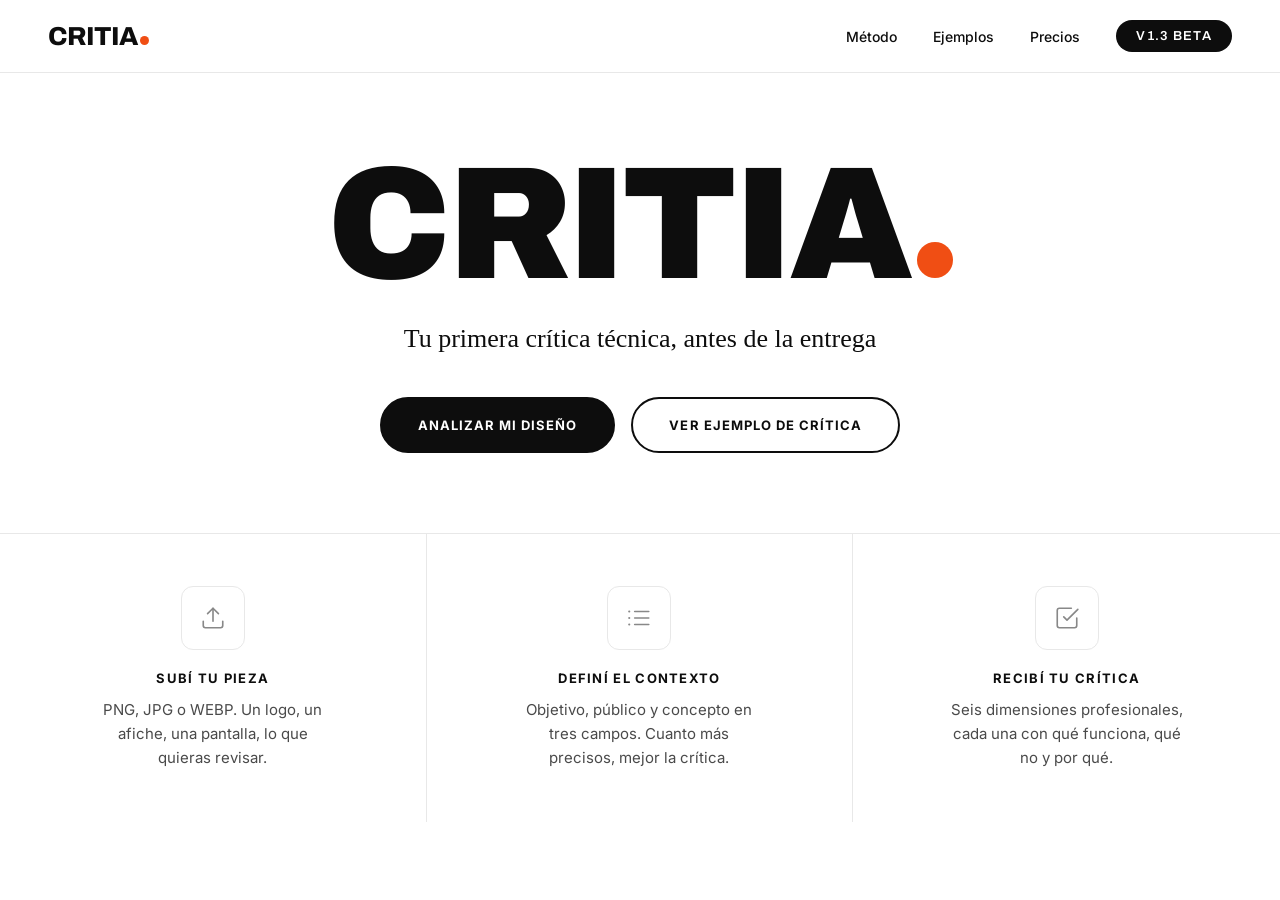
<file: index.html>
<!DOCTYPE html>
<html lang="es">
<head>
  <meta charset="UTF-8">
  <meta name="viewport" content="width=device-width, initial-scale=1.0">
  <title>CRITIA — Tu primera crítica técnica, antes de la entrega</title>
  <link rel="preconnect" href="https://fonts.googleapis.com">
  <link rel="preconnect" href="https://fonts.gstatic.com" crossorigin>
  <link href="https://fonts.googleapis.com/css2?family=Archivo:wght@600;800;900&family=Instrument+Serif:ital@0;1&family=Inter:wght@400;500;600&display=swap" rel="stylesheet">
  <style>
    *, *::before, *::after { box-sizing: border-box; margin: 0; padding: 0; }

    :root {
      --black: #0d0d0d;
      --white: #ffffff;
      --orange: #f04e14;
      --gray-mid: #888;
      --gray-text: #4a4a4a;
      --font-display: 'Archivo', 'Helvetica Neue', Arial, sans-serif;
      --gray-light: #e8e8e8;
      --gray-bg: #f5f5f5;
    }

    body {
      font-family: 'Inter', sans-serif;
      background: var(--white);
      color: var(--black);
      min-height: 100vh;
    }

    /* ---- NAV ---- */
    nav {
      display: flex;
      align-items: center;
      justify-content: space-between;
      padding: 20px 48px;
      border-bottom: 1px solid var(--gray-light);
    }

    /* Mismo logo que en el resto de las pantallas */
    .nav-logo {
      font-family: var(--font-display);
      font-weight: 800;
      font-size: 26px;
      letter-spacing: -1px;
      color: var(--black);
      text-decoration: none;
      display: inline-flex;
      align-items: baseline;
      gap: 3px;
    }

    .nav-logo::after {
      content: '';
      width: 9px;
      height: 9px;
      border-radius: 50%;
      background: var(--orange);
    }

    .nav-links {
      display: flex;
      align-items: center;
      gap: 36px;
      list-style: none;
    }

    .nav-links a {
      font-size: 14px;
      color: var(--black);
      text-decoration: none;
      font-weight: 500;
    }

    .nav-links a:hover { opacity: 0.6; }

    /* Versión del programa */
    .version {
      display: inline-block;
      background: var(--black);
      color: var(--white);
      padding: 9px 20px;
      border-radius: 30px;
      font-family: var(--font-display);
      font-size: 13px;
      font-weight: 600;
      letter-spacing: .1em;
      text-transform: uppercase;
      cursor: default;
    }

    /* ---- HERO ---- */
    .hero {
      display: flex;
      flex-direction: column;
      align-items: center;
      justify-content: center;
      text-align: center;
      padding: 80px 24px 60px;
    }

    .hero-logo {
      font-family: var(--font-display);
      font-size: clamp(80px, 14vw, 160px);
      font-weight: 900;
      letter-spacing: -4px;
      line-height: 0.9;
      color: var(--black);
      display: flex;
      align-items: baseline; /* el punto se apoya en la línea base de las letras */
    }

    .hero-logo .dot {
      width: clamp(18px, 3vw, 36px);
      height: clamp(18px, 3vw, 36px);
      background: var(--orange);
      border-radius: 50%;
      margin-left: clamp(4px, .6vw, 8px);
      flex-shrink: 0;
    }

    .hero-subtitle {
      font-size: clamp(18px, 2.5vw, 26px);
      font-weight: 400;
      color: var(--black);
      margin-top: 24px;
      max-width: 540px;
      line-height: 1.4;
      font-family: Georgia, serif;
    }

    .hero-btns {
      display: flex;
      gap: 16px;
      margin-top: 40px;
      flex-wrap: wrap;
      justify-content: center;
    }

    .btn-fill {
      background: var(--black);
      color: var(--white);
      border: 2px solid var(--black);
      padding: 18px 36px;
      border-radius: 50px;
      font-size: 13px;
      font-weight: 700;
      letter-spacing: 0.08em;
      text-transform: uppercase;
      text-decoration: none;
      cursor: pointer;
      font-family: inherit;
      transition: opacity 0.15s;
    }

    .btn-fill:hover { opacity: 0.8; }

    .btn-outline {
      background: transparent;
      color: var(--black);
      border: 2px solid var(--black);
      padding: 18px 36px;
      border-radius: 50px;
      font-size: 13px;
      font-weight: 700;
      letter-spacing: 0.08em;
      text-transform: uppercase;
      text-decoration: none;
      cursor: pointer;
      font-family: inherit;
      transition: background 0.15s, color 0.15s;
    }

    .btn-outline:hover {
      background: var(--black);
      color: var(--white);
    }

    /* ---- FEATURES ---- */
    .features {
      display: grid;
      grid-template-columns: repeat(3, 1fr);
      gap: 0;
      border-top: 1px solid var(--gray-light);
      margin: 20px 0 0;
    }

    .feature {
      display: flex;
      flex-direction: column;
      align-items: center;
      text-align: center;
      padding: 52px 40px;
      border-right: 1px solid var(--gray-light);
    }

    .feature:last-child { border-right: none; }

    .feature-icon {
      width: 64px;
      height: 64px;
      border: 1.5px solid var(--gray-light);
      border-radius: 12px;
      display: flex;
      align-items: center;
      justify-content: center;
      margin-bottom: 20px;
    }

    .feature-icon svg {
      width: 26px;
      height: 26px;
      stroke: var(--gray-mid);
      fill: none;
      stroke-width: 1.5;
      stroke-linecap: round;
      stroke-linejoin: round;
    }

    .feature-title {
      font-size: 13px;
      font-weight: 700;
      letter-spacing: 0.1em;
      text-transform: uppercase;
      margin-bottom: 12px;
    }

    .feature-desc {
      font-size: 15px;
      color: var(--gray-text);
      line-height: 1.6;
      max-width: 240px;
    }

    /* ---- RESPONSIVE ---- */
    @media (max-width: 700px) {
      nav { padding: 16px 20px; }
      .nav-links { gap: 16px; }
      .features { grid-template-columns: 1fr; }
      .feature { border-right: none; border-bottom: 1px solid var(--gray-light); padding: 36px 24px; }
      .feature:last-child { border-bottom: none; }
    }
  </style>
</head>
<body>

  <!-- Navegación -->
  <nav>
    <a href="index.html" class="nav-logo" aria-label="CRITIA, inicio">CRITIA</a>
    <ul class="nav-links">
      <li><a href="metodo.html">Método</a></li>
      <li><a href="ejemplos.html">Ejemplos</a></li>
      <li><a href="precios.html">Precios</a></li>
      <li><span class="version" title="Versión del programa">v1.3 beta</span></li>
    </ul>
  </nav>

  <!-- Hero -->
  <section class="hero">
    <div class="hero-logo">
      CRITIA<div class="dot"></div>
    </div>
    <p class="hero-subtitle">Tu primera crítica técnica, antes de la entrega</p>
    <div class="hero-btns">
      <a href="analizar.html" class="btn-fill">Analizar mi diseño</a>
      <a href="resultado.html?demo=muestra-fractura" class="btn-outline">Ver ejemplo de crítica</a>
    </div>
  </section>

  <!-- Features -->
  <section class="features" id="metodo">
    <div class="feature">
      <div class="feature-icon">
        <svg viewBox="0 0 24 24">
          <path d="M21 15v4a2 2 0 0 1-2 2H5a2 2 0 0 1-2-2v-4"/>
          <polyline points="17 8 12 3 7 8"/>
          <line x1="12" y1="3" x2="12" y2="15"/>
        </svg>
      </div>
      <div class="feature-title">Subí tu pieza</div>
      <p class="feature-desc">PNG, JPG o WEBP. Un logo, un afiche, una pantalla, lo que quieras revisar.</p>
    </div>

    <div class="feature">
      <div class="feature-icon">
        <svg viewBox="0 0 24 24">
          <line x1="8" y1="6" x2="21" y2="6"/>
          <line x1="8" y1="12" x2="21" y2="12"/>
          <line x1="8" y1="18" x2="21" y2="18"/>
          <circle cx="3" cy="6" r="1" fill="#888" stroke="none"/>
          <circle cx="3" cy="12" r="1" fill="#888" stroke="none"/>
          <circle cx="3" cy="18" r="1" fill="#888" stroke="none"/>
        </svg>
      </div>
      <div class="feature-title">Definí el contexto</div>
      <p class="feature-desc">Objetivo, público y concepto en tres campos. Cuanto más precisos, mejor la crítica.</p>
    </div>

    <div class="feature">
      <div class="feature-icon">
        <svg viewBox="0 0 24 24">
          <polyline points="9 11 12 14 22 4"/>
          <path d="M21 12v7a2 2 0 0 1-2 2H5a2 2 0 0 1-2-2V5a2 2 0 0 1 2-2h11"/>
        </svg>
      </div>
      <div class="feature-title">Recibí tu crítica</div>
      <p class="feature-desc">Seis dimensiones profesionales, cada una con qué funciona, qué no y por qué.</p>
    </div>
  </section>

</body>
</html>
</file>
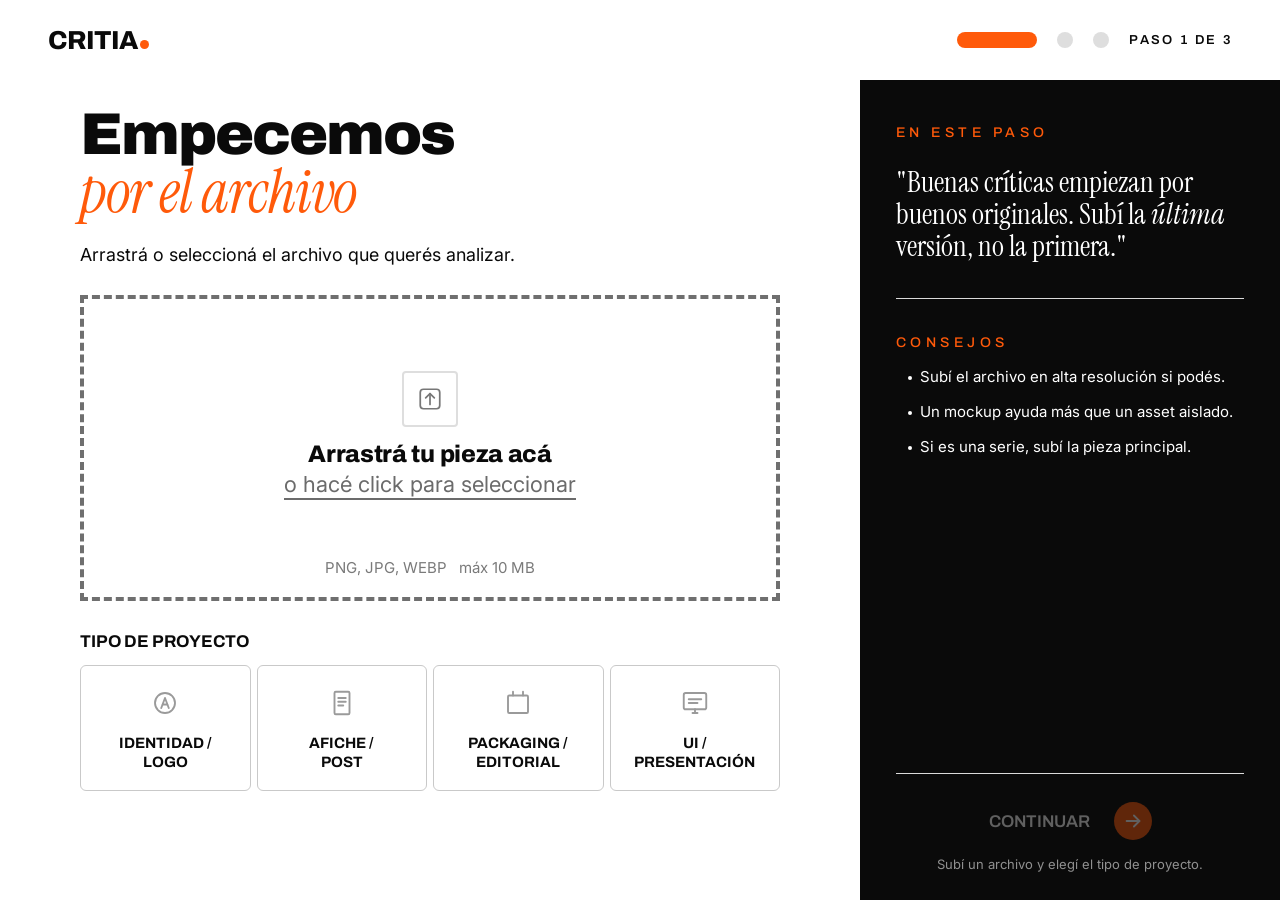
<file: analizar.html>
<!DOCTYPE html>
<html lang="es">
<head>
  <meta charset="UTF-8">
  <meta name="viewport" content="width=device-width, initial-scale=1.0">
  <title>CRITIA — Analizar diseño</title>
  <link rel="preconnect" href="https://fonts.googleapis.com">
  <link rel="preconnect" href="https://fonts.gstatic.com" crossorigin>
  <link href="https://fonts.googleapis.com/css2?family=Archivo:wght@500;600;700;800;900&family=Instrument+Serif:ital@0;1&family=Inter:wght@400;500;600&display=swap" rel="stylesheet">
  <style>
    *, *::before, *::after { box-sizing: border-box; margin: 0; padding: 0; }

    :root {
      --black: #0a0a0a;
      --white: #ffffff;
      --orange: #ff5a0a;
      --gray-500: #7a7a7a;
      --gray-300: #c9c9c9;
      --gray-200: #dedede;
      --font-display: 'Archivo', 'Helvetica Neue', Arial, sans-serif;
      --font-serif: 'Instrument Serif', Georgia, serif;
      --font-body: 'Inter', 'Helvetica Neue', Arial, sans-serif;
      --gutter: 80px;
    }

    html, body { height: 100%; }
    [hidden] { display: none !important; }

    body {
      font-family: var(--font-body);
      background: var(--white);
      color: var(--black);
      -webkit-font-smoothing: antialiased;
    }

    /* ================= LAYOUT ================= */
    .shell {
      display: grid;
      grid-template-columns: minmax(0, 1fr) minmax(320px, 420px);
      grid-template-rows: 80px 1fr;
      min-height: 100vh;
    }

    /* ---- Header ---- */
    .topbar {
      grid-column: 1 / -1;
      display: flex;
      align-items: center;
      justify-content: space-between;
      padding: 0 48px;
    }

    .logo {
      font-family: var(--font-display);
      font-weight: 800;
      font-size: 26px;
      letter-spacing: -1px;
      color: var(--black);
      text-decoration: none;
      display: inline-flex;
      align-items: baseline;
      gap: 3px;
    }

    .logo::after {
      content: '';
      width: 9px;
      height: 9px;
      border-radius: 50%;
      background: var(--orange);
    }

    .progress, .progress-dots {
      display: flex;
      align-items: center;
      gap: 20px;
    }

    .progress-dot {
      width: 16px;
      height: 16px;
      border-radius: 8px;
      background: var(--gray-200);
      transition: width .3s ease, background .3s ease;
    }

    .progress-dot.active { width: 80px; background: var(--orange); }
    .progress-dot.done { background: var(--black); }

    .progress-label {
      font-family: var(--font-display);
      font-weight: 600;
      font-size: 13px;
      letter-spacing: .18em;
      text-transform: uppercase;
    }

    /* ---- Columna izquierda ---- */
    .main { padding: clamp(16px, 3vh, 36px) var(--gutter) 48px; }
    .main > * { max-width: 1100px; }

    .title {
      font-family: var(--font-display);
      font-weight: 900;
      font-size: clamp(44px, min(4.6vw, 8vh), 72px);
      line-height: .95;
      letter-spacing: -2px;
    }

    .title em {
      display: block;
      font-family: var(--font-serif);
      font-style: italic;
      font-weight: 400;
      color: var(--orange);
      letter-spacing: -1px;
      margin-top: 2px;
    }

    .lead {
      font-size: clamp(16px, 1.4vw, 20px);
      line-height: 1.4;
      margin-top: clamp(12px, 2.4vh, 24px);
      max-width: 780px;
    }

    /* ---- Upload ---- */
    .upload-zone {
      position: relative;
      margin-top: clamp(16px, 3vh, 28px);
      min-height: clamp(220px, 34vh, 340px);
      border: 4px dashed #6f6f6f;
      display: flex;
      flex-direction: column;
      align-items: center;
      justify-content: center;
      text-align: center;
      cursor: pointer;
      transition: background .2s ease;
      padding: 28px 24px 56px;
    }

    .upload-zone:hover { background: #fafafa; }
    .upload-zone.drag-over { background: #fff4ee; }
    .upload-zone:focus-visible { outline: 3px solid var(--orange); outline-offset: 4px; }
    .upload-zone input[type="file"] { display: none; }

    .upload-icon {
      width: 56px;
      height: 56px;
      border: 2px solid var(--gray-200);
      border-radius: 4px;
      display: flex;
      align-items: center;
      justify-content: center;
      margin-bottom: 14px;
    }

    .upload-icon svg {
      width: 26px;
      height: 26px;
      stroke: #777;
      fill: none;
      stroke-width: 1.6;
      stroke-linecap: round;
      stroke-linejoin: round;
    }

    .upload-text strong {
      display: block;
      font-family: var(--font-display);
      font-weight: 800;
      font-size: 24px;
      letter-spacing: -.3px;
    }

    .upload-text span {
      display: inline-block;
      margin-top: 4px;
      font-size: 22px;
      color: #6b6b6b;
      text-decoration: underline;
      text-decoration-thickness: 2px;
      text-underline-offset: 6px;
    }

    .upload-hint {
      position: absolute;
      bottom: 20px;
      left: 0;
      right: 0;
      font-size: 15px;
      color: var(--gray-500);
    }

    .upload-zone.has-image { cursor: default; padding: 32px; }
    .upload-zone.has-image:hover { background: transparent; }

    .upload-preview {
      max-width: 100%;
      max-height: 26vh;
      object-fit: contain;
      box-shadow: 0 10px 30px rgba(0,0,0,.08);
    }

    .upload-change-btn {
      margin-top: 24px;
      background: none;
      border: none;
      font-family: var(--font-body);
      font-size: 18px;
      color: #6b6b6b;
      text-decoration: underline;
      text-underline-offset: 4px;
      cursor: pointer;
    }

    .upload-change-btn:hover { color: var(--black); }

    /* ---- Tipo de proyecto ---- */
    .section-label {
      font-family: var(--font-display);
      font-weight: 700;
      font-size: 17px;
      text-transform: uppercase;
      margin-top: clamp(20px, 3.5vh, 36px);
      margin-bottom: 14px;
    }

    .tipo-grid {
      display: grid;
      grid-template-columns: repeat(4, 1fr);
      gap: 6px;
    }

    .tipo-btn {
      min-height: clamp(96px, 14vh, 140px);
      border: 1.5px solid var(--gray-300);
      border-radius: 6px;
      background: var(--white);
      color: var(--black);
      display: flex;
      flex-direction: column;
      align-items: center;
      justify-content: center;
      gap: 12px;
      padding: 14px 8px;
      font-family: var(--font-display);
      font-weight: 700;
      font-size: 15px;
      line-height: 1.25;
      text-transform: uppercase;
      text-align: center;
      cursor: pointer;
      transition: background .15s ease, color .15s ease, border-color .15s ease;
    }

    .tipo-btn:hover { border-color: var(--black); }

    .tipo-btn svg {
      width: 38px;
      height: 38px;
      padding: 4px;
      stroke: #9a9a9a;
      fill: none;
      stroke-width: 1.5;
      stroke-linecap: round;
      stroke-linejoin: round;
    }

    .tipo-btn.selected {
      background: var(--black);
      border-color: var(--black);
      color: var(--white);
    }

    .tipo-btn.selected svg { stroke: var(--black); background: var(--white); }

    /* ---- Formulario de contexto (paso 2) ---- */
    .form-group { margin-top: clamp(20px, 3.5vh, 32px); }

    .form-group label {
      display: block;
      font-family: var(--font-display);
      font-weight: 700;
      font-size: 17px;
      text-transform: uppercase;
      margin-bottom: 4px;
    }

    .form-group small {
      display: block;
      font-size: 14px;
      color: var(--gray-500);
    }

    .form-input {
      width: 100%;
      border: 1.5px solid var(--black);
      border-radius: 6px;
      padding: 14px 16px;
      min-height: 64px;
      font-family: var(--font-body);
      font-size: 17px;
      line-height: 1.4;
      background: var(--white);
      color: var(--black);
      outline: none;
      resize: vertical;
      transition: border-color .15s ease;
    }

    textarea.form-input { min-height: 120px; }
    .form-input::placeholder { color: #a8a8a8; }
    .form-input:focus { border-color: var(--orange); box-shadow: 0 0 0 3px rgba(255,90,10,.15); }

    /* ---- Selector de modo (panel negro, paso 2) ---- */
    .mode-toggle {
      margin-top: 24px;
      display: grid;
      grid-template-columns: 1fr 1fr;
      gap: 4px;
      padding: 6px;
      background: var(--white);
      border-radius: 50px;
      margin-left: -16px;
      margin-right: -16px;
    }

    .mode-toggle button {
      border: none;
      background: transparent;
      color: var(--black);
      font-family: var(--font-display);
      font-weight: 600;
      font-size: 17px;
      line-height: 1.1;
      text-transform: uppercase;
      padding: 12px 10px;
      border-radius: 40px;
      cursor: pointer;
      transition: background .2s ease, color .2s ease;
    }

    .mode-toggle button[aria-checked="true"] {
      background: var(--orange);
      color: var(--white);
    }

    .mode-desc {
      margin-top: 14px;
      font-size: 14px;
      line-height: 1.45;
      color: rgba(255,255,255,.7);
      min-height: 2.9em;
      padding-bottom: clamp(16px, 3vh, 28px);
      border-bottom: 1px solid rgba(255,255,255,.85);
    }

    .resumen { list-style: none; margin-top: 12px; }

    .resumen li {
      display: flex;
      justify-content: space-between;
      gap: 16px;
      padding: 12px 0;
      border-bottom: 1px solid rgba(255,255,255,.85);
      font-size: 16px;
    }

    .resumen li:last-child { border-bottom: none; }

    .resumen li span:last-child {
      text-align: right;
      overflow: hidden;
      text-overflow: ellipsis;
      white-space: nowrap;
      max-width: 60%;
    }

    .version-badge {
      display: inline-block;
      margin-bottom: 14px;
      background: var(--orange);
      color: var(--white);
      font-family: var(--font-display);
      font-weight: 600;
      font-size: 12px;
      letter-spacing: .14em;
      text-transform: uppercase;
      padding: 6px 14px;
      border-radius: 20px;
    }

    .back-link {
      margin-top: 32px;
      background: none;
      border: none;
      font-family: var(--font-display);
      font-weight: 600;
      font-size: 13px;
      letter-spacing: .12em;
      text-transform: uppercase;
      color: var(--gray-500);
      cursor: pointer;
    }

    .back-link:hover { color: var(--black); }

    /* ---- Error ---- */
    .error-msg {
      display: none;
      margin-top: 24px;
      padding: 16px 20px;
      border-left: 4px solid var(--orange);
      background: #fff4ee;
      font-size: 16px;
      line-height: 1.5;
    }

    .error-msg.visible { display: block; }

    /* ================= PANEL NEGRO ================= */
    .aside {
      background: var(--black);
      color: var(--white);
      padding: clamp(28px, 5vh, 56px) 36px 28px;
      display: flex;
      flex-direction: column;
    }

    .aside-kicker {
      font-family: var(--font-display);
      font-weight: 500;
      font-size: 14px;
      letter-spacing: .32em;
      text-transform: uppercase;
      color: var(--orange);
    }

    .aside-quote {
      font-family: var(--font-serif);
      font-size: clamp(26px, min(2.3vw, 4.4vh), 38px);
      line-height: 1.08;
      margin-top: clamp(16px, 3vh, 28px);
      padding-bottom: clamp(20px, 4vh, 36px);
      border-bottom: 1px solid rgba(255,255,255,.85);
    }

    .aside-quote em { font-style: italic; }
    .aside-tips-title { margin-top: clamp(20px, 4vh, 36px); }

    .aside-tips {
      list-style: none;
      margin-top: 16px;
      display: flex;
      flex-direction: column;
      gap: 14px;
    }

    .aside-tips li {
      position: relative;
      padding-left: 24px;
      font-size: 15px;
      line-height: 1.4;
    }

    .aside-tips li::before {
      content: '';
      position: absolute;
      left: 12px;
      top: .62em;
      width: 4px;
      height: 4px;
      border-radius: 50%;
      background: var(--white);
    }

    .aside-footer {
      margin-top: auto;
      padding-top: 20px;
      border-top: 1px solid rgba(255,255,255,.85);
      display: flex;
      justify-content: center;
    }

    .next-btn {
      display: inline-flex;
      align-items: center;
      gap: 24px;
      background: none;
      border: none;
      color: var(--white);
      font-family: var(--font-display);
      font-weight: 600;
      font-size: 17px;
      text-transform: uppercase;
      cursor: pointer;
      padding: 8px 0;
    }

    .next-btn .arrow {
      width: 38px;
      height: 38px;
      border-radius: 50%;
      background: var(--orange);
      display: flex;
      align-items: center;
      justify-content: center;
      transition: transform .2s ease;
    }

    .next-btn .arrow svg {
      width: 22px;
      height: 22px;
      stroke: var(--white);
      fill: none;
      stroke-width: 2;
      stroke-linecap: round;
      stroke-linejoin: round;
    }

    .next-btn:hover:not(:disabled) .arrow { transform: translateX(4px); }
    .next-btn:disabled { opacity: .35; cursor: not-allowed; }

    .aside-help {
      text-align: center;
      font-size: 13px;
      color: rgba(255,255,255,.55);
      margin-top: 8px;
      min-height: 1.2em;
    }

    /* ================= PASOS ================= */
    .step { display: none; }
    .step.active { display: block; }
    .aside .step.active { display: flex; flex-direction: column; flex: 1; }

    /* ================= LOADING ================= */
    .loading-overlay {
      position: fixed;
      inset: 0;
      background: var(--black);
      color: var(--white);
      display: none;
      flex-direction: column;
      align-items: center;
      justify-content: center;
      gap: 24px;
      z-index: 100;
      text-align: center;
      padding: 24px;
    }

    .loading-overlay.visible { display: flex; }

    .loading-spinner {
      width: 56px;
      height: 56px;
      border-radius: 50%;
      border: 3px solid rgba(255,255,255,.15);
      border-top-color: var(--orange);
      animation: spin .9s linear infinite;
    }

    .loading-text { font-family: var(--font-serif); font-size: 44px; }
    .loading-text em { font-style: italic; color: var(--orange); }

    .loading-steps {
      font-family: var(--font-display);
      font-size: 15px;
      letter-spacing: .2em;
      text-transform: uppercase;
      color: rgba(255,255,255,.6);
    }

    @keyframes spin { to { transform: rotate(360deg); } }

    /* ================= RESPONSIVE ================= */
    @media (max-width: 1100px) {
      :root { --gutter: 48px; }
      .tipo-btn { font-size: 14px; }
    }

    @media (max-width: 860px) {
      .shell { grid-template-columns: 1fr; grid-template-rows: auto auto auto; }
      .topbar { padding: 20px 16px; }
      .logo { font-size: 24px; }
      .progress, .progress-dots { gap: 10px; }
      .progress-dot { width: 12px; height: 12px; }
      .progress-dot.active { width: 48px; }
      .progress-label { font-size: 12px; }
      .main { padding: 24px 16px 40px; }
      .title { letter-spacing: -1.5px; }
      .lead { margin-top: 24px; }
      .upload-zone { min-height: 300px; margin-top: 32px; }
      .upload-text strong, .upload-text span { font-size: 19px; }
      .upload-hint { font-size: 15px; bottom: 24px; }
      .section-label { font-size: 18px; margin-top: 40px; margin-bottom: 16px; }
      .tipo-grid { grid-template-columns: repeat(2, 1fr); }
      .tipo-btn { min-height: 110px; font-size: 14px; }
      .form-group label { font-size: 18px; }
      .form-input { font-size: 18px; }
      .aside { padding: 40px 16px 32px; }
      .aside-kicker { font-size: 14px; }
      .aside-footer { margin-top: 40px; }
      .mode-toggle { margin-left: 0; margin-right: 0; }
      .mode-toggle button { font-size: 14px; }
    }
  </style>
</head>
<body>

  <!-- Loading overlay -->
  <div class="loading-overlay" id="loadingOverlay" role="status" aria-live="polite">
    <div class="loading-spinner"></div>
    <div class="loading-text">Analizando tu <em>pieza</em>…</div>
    <div class="loading-steps" id="loadingStep">Evaluando jerarquía visual</div>
  </div>

  <div class="shell">

    <!-- Header -->
    <header class="topbar">
      <a href="index.html" class="logo" aria-label="CRITIA, volver al inicio">CRITIA</a>
      <div class="progress" aria-label="Progreso">
        <div class="progress-dots">
          <span class="progress-dot active" data-dot="1"></span>
          <span class="progress-dot" data-dot="2"></span>
          <span class="progress-dot" data-dot="3"></span>
        </div>
        <span class="progress-label" id="progressLabel">Paso 1 de 3</span>
      </div>
    </header>

    <!-- ============ COLUMNA IZQUIERDA ============ -->
    <main class="main">

      <!-- PASO 1: Archivo + tipo -->
      <section class="step active" data-step="1">
        <span class="version-badge" id="versionBadge" hidden></span>
        <h1 class="title" id="step1Title">Empecemos<em>por el archivo</em></h1>
        <p class="lead" id="step1Lead">Arrastrá o seleccioná el archivo que querés analizar.</p>

        <div class="upload-zone" id="uploadZone" role="button" tabindex="0" aria-label="Subir archivo de diseño">
          <input type="file" id="fileInput" accept="image/png,image/jpeg,image/webp" aria-label="Subir imagen de diseño">
          <div class="upload-icon">
            <svg viewBox="0 0 24 24" aria-hidden="true">
              <rect x="3" y="3" width="18" height="18" rx="3"/>
              <polyline points="8 11 12 7 16 11"/>
              <line x1="12" y1="7" x2="12" y2="17"/>
            </svg>
          </div>
          <div class="upload-text">
            <strong>Arrastrá tu pieza acá</strong>
            <span>o hacé click para seleccionar</span>
          </div>
          <div class="upload-hint">PNG, JPG, WEBP &nbsp; máx 10 MB</div>
        </div>

        <h2 class="section-label">Tipo de proyecto</h2>
        <div class="tipo-grid" role="radiogroup" aria-label="Tipo de proyecto">
          <button type="button" class="tipo-btn" data-tipo="Identidad / Logo" role="radio" aria-checked="false">
            <svg viewBox="0 0 24 24" aria-hidden="true">
              <circle cx="12" cy="12" r="8"/>
              <polyline points="9 16 12 8 15 16"/>
              <line x1="10.2" y1="13.2" x2="13.8" y2="13.2"/>
            </svg>
            <span>Identidad /<br>Logo</span>
          </button>
          <button type="button" class="tipo-btn" data-tipo="Afiche / Post" role="radio" aria-checked="false">
            <svg viewBox="0 0 24 24" aria-hidden="true">
              <rect x="6" y="3" width="12" height="18" rx="1"/>
              <line x1="9" y1="8" x2="15" y2="8"/>
              <line x1="9" y1="11" x2="15" y2="11"/>
              <line x1="9" y1="14" x2="13" y2="14"/>
            </svg>
            <span>Afiche /<br>Post</span>
          </button>
          <button type="button" class="tipo-btn" data-tipo="Packaging / Editorial" role="radio" aria-checked="false">
            <svg viewBox="0 0 24 24" aria-hidden="true">
              <rect x="4" y="6" width="16" height="14" rx="1"/>
              <line x1="8" y1="3" x2="8" y2="6"/>
              <line x1="16" y1="3" x2="16" y2="6"/>
            </svg>
            <span>Packaging /<br>Editorial</span>
          </button>
          <button type="button" class="tipo-btn" data-tipo="UI / Presentación" role="radio" aria-checked="false">
            <svg viewBox="0 0 24 24" aria-hidden="true">
              <rect x="3" y="4" width="18" height="13" rx="1.5"/>
              <line x1="7" y1="9" x2="17" y2="9"/>
              <line x1="7" y1="12" x2="14" y2="12"/>
              <line x1="10" y1="20" x2="14" y2="20"/>
              <line x1="12" y1="17" x2="12" y2="20"/>
            </svg>
            <span>UI /<br>Presentación</span>
          </button>
        </div>
      </section>

      <!-- PASO 2: Contexto -->
      <section class="step" data-step="2">
        <h1 class="title">Contame sobre<em>tu pieza</em></h1>
        <p class="lead">Mientras más contexto das, más precisa es la crítica. Ningún campo es obligatorio, pero todos ayudan.</p>

        <form id="mainForm" novalidate>
          <div class="form-group">
            <label for="objetivo">Objetivo</label>
            <input type="text" id="objetivo" class="form-input" placeholder="¿Qué tiene que lograr? Ej: vender entradas para un festival">
          </div>

          <div class="form-group">
            <label for="audiencia">Público</label>
            <input type="text" id="audiencia" class="form-input" placeholder="¿A quién va dirigida? Ej: estudiantes de 18 a 30 años">
          </div>

          <div class="form-group">
            <label for="mensaje">Concepto</label>
            <textarea id="mensaje" class="form-input" rows="3" placeholder="¿Qué tiene que transmitir? Ej: energía, caos controlado, urbano"></textarea>
          </div>
        </form>

        <button type="button" class="back-link" id="backBtn">← Volver al archivo</button>
      </section>

      <div class="error-msg" id="errorMsg" role="alert"></div>
    </main>

    <!-- ============ PANEL NEGRO ============ -->
    <aside class="aside">

      <!-- Panel paso 1 -->
      <div class="step active" data-step="1">
        <p class="aside-kicker">En este paso</p>
        <blockquote class="aside-quote">"Buenas críticas empiezan por buenos originales. Subí la <em>última</em> versión, no la primera."</blockquote>
        <p class="aside-kicker aside-tips-title">Consejos</p>
        <ul class="aside-tips">
          <li>Subí el archivo en alta resolución si podés.</li>
          <li>Un mockup ayuda más que un asset aislado.</li>
          <li>Si es una serie, subí la pieza principal.</li>
        </ul>
        <div class="aside-footer">
          <button type="button" class="next-btn" id="continuarBtn" disabled>
            Continuar
            <span class="arrow"><svg viewBox="0 0 24 24" aria-hidden="true"><line x1="5" y1="12" x2="19" y2="12"/><polyline points="13 6 19 12 13 18"/></svg></span>
          </button>
        </div>
        <p class="aside-help" id="continuarHelp">Subí un archivo y elegí el tipo de proyecto.</p>
      </div>

      <!-- Panel paso 2 -->
      <div class="step" data-step="2">
        <p class="aside-kicker">Modo de análisis</p>
        <div class="mode-toggle" role="radiogroup" aria-label="Modo de análisis">
          <button type="button" role="radio" aria-checked="true" data-modo="directa">Crítica<br>directa</button>
          <button type="button" role="radio" aria-checked="false" data-modo="aprendizaje">Modo<br>aprendizaje</button>
        </div>
        <p class="mode-desc" id="modeDesc">Ves las seis dimensiones resueltas de una vez.</p>

        <p class="aside-kicker aside-tips-title">Resumen</p>
        <ul class="resumen">
          <li><span>Archivo</span><span id="resArchivo">—</span></li>
          <li><span>Tipo</span><span id="resTipo">—</span></li>
          <li><span>Dimensiones</span><span>6</span></li>
          <li><span>Est. duración</span><span>30 a 90 s</span></li>
        </ul>

        <div class="aside-footer">
          <button type="submit" form="mainForm" class="next-btn" id="submitBtn">
            Analizar con CRITIA
            <span class="arrow"><svg viewBox="0 0 24 24" aria-hidden="true"><line x1="5" y1="12" x2="19" y2="12"/><polyline points="13 6 19 12 13 18"/></svg></span>
          </button>
        </div>
        <p class="aside-help" id="submitHelp"></p>
      </div>

    </aside>
  </div>

  <script src="critia-common.js"></script>
  <script src="app.js"></script>
</body>
</html>
</file>
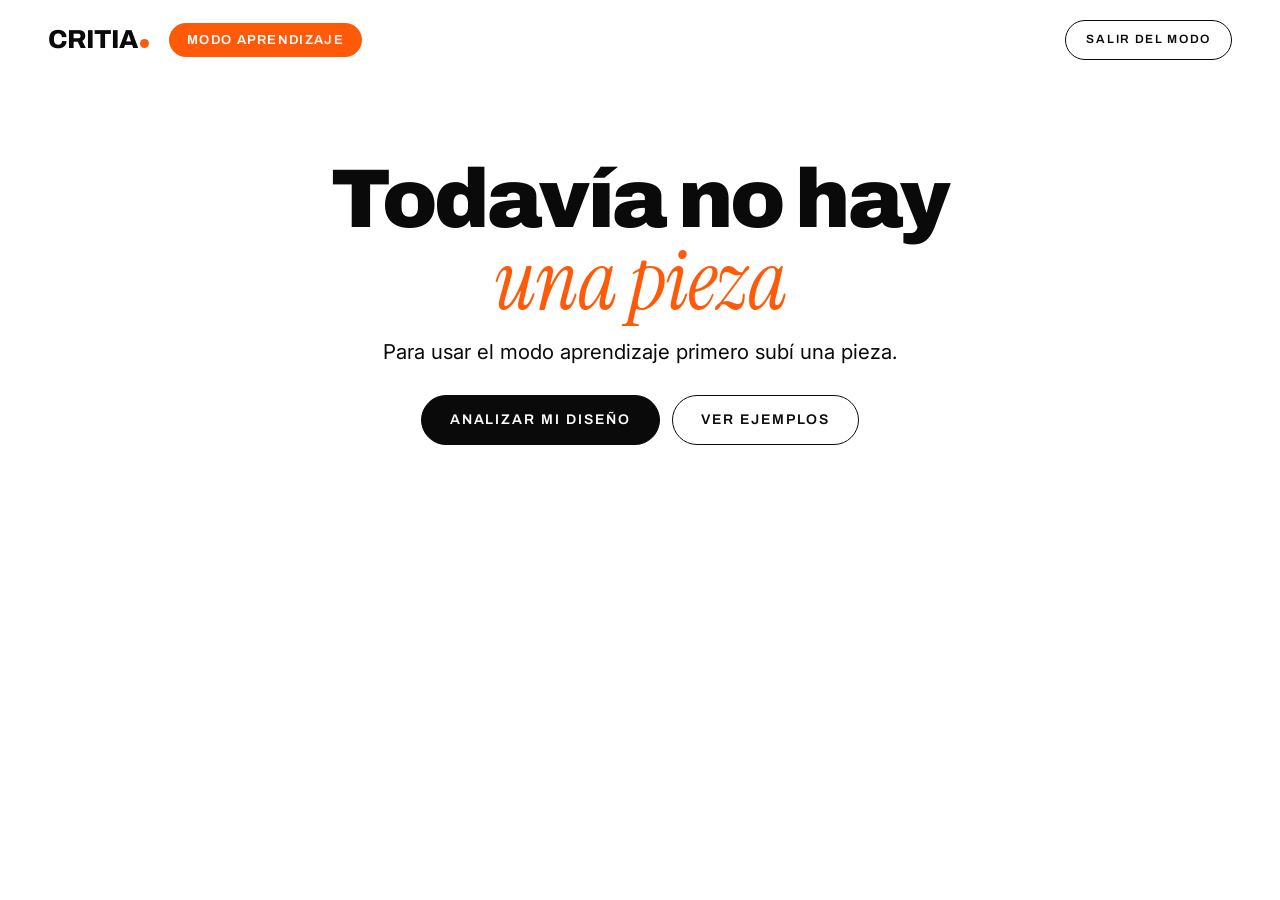
<file: aprendizaje.html>
<!DOCTYPE html>
<html lang="es">
<head>
  <meta charset="UTF-8">
  <meta name="viewport" content="width=device-width, initial-scale=1.0">
  <title>CRITIA — Modo aprendizaje</title>
  <link rel="preconnect" href="https://fonts.googleapis.com">
  <link rel="preconnect" href="https://fonts.gstatic.com" crossorigin>
  <link href="https://fonts.googleapis.com/css2?family=Archivo:wght@500;600;700;800;900&family=Instrument+Serif:ital@0;1&family=Inter:wght@400;500;600&display=swap" rel="stylesheet">
  <link rel="stylesheet" href="critia.css">
  <style>
    .layout {
      display: grid;
      grid-template-columns: minmax(320px, 41%) 1fr;
      min-height: calc(100vh - 80px);
    }

    /* ---- Panel izquierdo ---- */
    .pieza {
      background: var(--black);
      color: var(--white);
      padding: clamp(28px, 6vh, 72px) 36px 32px 32px;
      display: flex;
      flex-direction: column;
    }

    .pieza-img {
      margin-top: 32px;
      background: var(--beige);
      aspect-ratio: 527 / 617;
      max-height: 48vh;
      display: flex;
      align-items: center;
      justify-content: center;
      overflow: hidden;
    }

    .pieza-img img { width: 100%; height: 100%; object-fit: contain; }

    .progreso-titulo {
      margin-top: 32px;
      font-family: var(--font-display);
      font-weight: 700;
      font-size: 16px;
      text-transform: uppercase;
    }

    .barras {
      margin-top: 14px;
      display: grid;
      grid-template-columns: repeat(6, 1fr);
      gap: 6px;
    }

    .barras span {
      height: 12px;
      border-radius: 6px;
      background: var(--gray-200);
      transition: background .3s ease;
    }

    .barras span.hecha { background: var(--white); }
    .barras span.actual { background: var(--orange); }

    .progreso-texto { margin-top: 24px; font-size: 16px; line-height: 1.5; }
    .progreso-texto strong { color: var(--orange); }

    .porque-preguntar {
      margin-top: auto;
      padding-top: 24px;
      border-top: 1px solid rgba(255,255,255,.85);
    }

    .porque-preguntar h2 {
      font-family: var(--font-display);
      font-weight: 700;
      font-size: 16px;
      text-transform: uppercase;
    }

    .porque-preguntar p { margin-top: 8px; font-size: 16px; line-height: 1.45; }

    .pieza-spacer { flex: 1; min-height: 32px; }

    /* ---- Columna derecha ---- */
    .derecha { padding: 4px clamp(16px, 2vw, 28px) 48px; }

    .pregunta-card {
      background: var(--black);
      color: var(--white);
      padding: clamp(28px, 5vh, 48px) 38px 38px;
      position: relative;
    }

    .ayuda-btn {
      position: absolute;
      top: 34px;
      right: 34px;
      width: 60px;
      height: 60px;
      border-radius: 50%;
      border: none;
      background: var(--orange);
      color: var(--white);
      font-family: var(--font-display);
      font-weight: 800;
      font-size: 32px;
      cursor: pointer;
    }

    .pregunta-num {
      font-family: var(--font-display);
      font-weight: 500;
      font-size: 13px;
      letter-spacing: .3em;
      text-transform: uppercase;
      color: var(--orange);
      padding-right: 80px;
    }

    .pregunta {
      margin-top: 18px;
      font-family: var(--font-serif);
      font-size: clamp(32px, 3.4vw, 54px);
      line-height: 1.02;
      padding-right: 80px;
    }

    .pista {
      margin-top: 18px;
      padding: 14px 18px;
      border-left: 3px solid var(--orange);
      background: rgba(255,255,255,.06);
      font-size: 16px;
    }

    .respuesta {
      margin-top: 40px;
      width: 100%;
      background: transparent;
      border: none;
      border-bottom: 1px solid rgba(255,255,255,.9);
      color: var(--white);
      font-family: var(--font-display);
      font-weight: 500;
      font-size: clamp(20px, 2vw, 28px);
      letter-spacing: .02em;
      padding: 10px 0;
      resize: none;
      outline: none;
      min-height: 56px;
    }

    .respuesta::placeholder { color: rgba(255,255,255,.4); }
    .respuesta:focus { border-bottom-color: var(--orange); }

    .card-acciones {
      margin-top: 36px;
      display: flex;
      align-items: center;
      justify-content: flex-end;
      flex-wrap: wrap;
      gap: 20px;
    }

    .saltar {
      background: none;
      border: none;
      color: rgba(255,255,255,.6);
      font-size: 14px;
      text-decoration: underline;
      cursor: pointer;
    }

    .saltar:hover { color: var(--white); }

    /* ---- Revelación ---- */
    .tu-lectura {
      margin-top: 28px;
      padding-top: 20px;
      border-top: 1px solid rgba(255,255,255,.3);
    }

    .tu-lectura .kicker { color: rgba(255,255,255,.6); }
    .tu-lectura p { margin-top: 10px; font-size: 18px; line-height: 1.45; }

    .revelado { padding: 32px clamp(0px, 1vw, 12px) 0; }

    .revelado-head {
      display: flex;
      align-items: center;
      justify-content: space-between;
      gap: 16px;
    }

    .revelado-head h2 {
      font-family: var(--font-display);
      font-weight: 600;
      font-size: clamp(26px, 2.6vw, 40px);
    }

    .revelado-head .estado { display: flex; align-items: center; gap: 12px; font-size: 15px; color: var(--gray-700); }

    .bloques {
      margin-top: 24px;
      display: grid;
      grid-template-columns: 1fr 1fr;
      gap: 28px 40px;
    }

    .bloque-label {
      display: flex;
      align-items: flex-start;
      gap: 12px;
      font-family: var(--font-display);
      font-weight: 500;
      font-size: 14px;
      letter-spacing: .26em;
      text-transform: uppercase;
      line-height: 1.5;
    }

    .bloque-label.naranja { color: var(--orange); }
    .bloque p { margin-top: 10px; padding-left: 38px; font-size: 16px; line-height: 1.5; }

    .siguiente { margin-top: 32px; display: flex; justify-content: flex-end; }

    /* ---- Lista de dimensiones ---- */
    .lista { padding: 40px clamp(0px, 1vw, 12px) 0; }

    .lista-head {
      display: flex;
      align-items: center;
      justify-content: space-between;
      gap: 16px;
    }

    .lista-head h2 {
      font-family: var(--font-display);
      font-weight: 600;
      font-size: clamp(22px, 2.2vw, 32px);
      text-transform: uppercase;
      color: var(--gray-500);
    }

    .candado {
      display: inline-flex;
      align-items: center;
      gap: 6px;
      font-family: var(--font-display);
      font-weight: 600;
      font-size: 14px;
      letter-spacing: .08em;
      text-transform: uppercase;
      color: var(--gray-500);
    }

    .candado svg { width: 14px; height: 14px; stroke: currentColor; fill: none; stroke-width: 2; }

    .lista ul { list-style: none; margin-top: 8px; }

    .lista li button {
      width: 100%;
      display: flex;
      align-items: center;
      justify-content: space-between;
      gap: 16px;
      padding: 18px 0;
      background: none;
      border: none;
      text-align: left;
      font-family: var(--font-display);
      font-weight: 600;
      font-size: clamp(22px, 2.2vw, 32px);
      color: var(--gray-500);
      cursor: default;
    }

    .lista li button:disabled { opacity: .75; }
    .lista li.hecha button { color: var(--black); cursor: pointer; }
    .lista li.hecha button:hover { color: var(--orange); }
    .lista li.actual button { color: var(--orange); }
    .lista .dot { width: 22px; height: 22px; }

    /* ---- Final ---- */
    .final h2 {
      font-family: var(--font-serif);
      font-size: clamp(34px, 3.4vw, 54px);
      line-height: 1.02;
    }

    .final p { margin-top: 16px; font-size: 18px; color: rgba(255,255,255,.75); }

    .vacio-total { padding: 80px var(--gutter); text-align: center; }
    .vacio-total p { margin: 16px auto 28px; max-width: 520px; }
    .acciones { display: flex; flex-wrap: wrap; gap: 12px; }

    @media (max-width: 900px) {
      .layout { grid-template-columns: 1fr; }
      .pieza { padding: 24px 16px; }
      .pieza-img { max-height: 40vh; aspect-ratio: auto; }
      .porque-preguntar { margin-top: 28px; }
      .pieza-spacer { display: none; }
      .derecha { padding: 0 0 40px; }
      .pregunta-card { padding: 28px 16px; }
      .ayuda-btn { top: 20px; right: 16px; width: 44px; height: 44px; font-size: 24px; }
      .pregunta, .pregunta-num { padding-right: 56px; }
      .bloques { grid-template-columns: 1fr; gap: 22px; }
      .revelado, .lista { padding-left: 16px; padding-right: 16px; }
    }
  </style>
</head>
<body>

  <header class="topbar">
    <div class="topbar-left">
      <a href="index.html" class="logo" aria-label="CRITIA, volver al inicio">CRITIA</a>
      <span class="mode-pill">Modo aprendizaje</span>
    </div>
    <div class="topbar-right">
      <span class="topbar-link" id="contador" aria-live="polite">1 de 6 preguntas</span>
      <a href="resultado.html" class="btn btn-sm" id="salirBtn">Salir del modo</a>
    </div>
  </header>

  <div id="app"></div>

  <script src="critia-common.js"></script>
  <script src="ejemplos-data.js"></script>
  <script src="aprendizaje.js"></script>
</body>
</html>
</file>
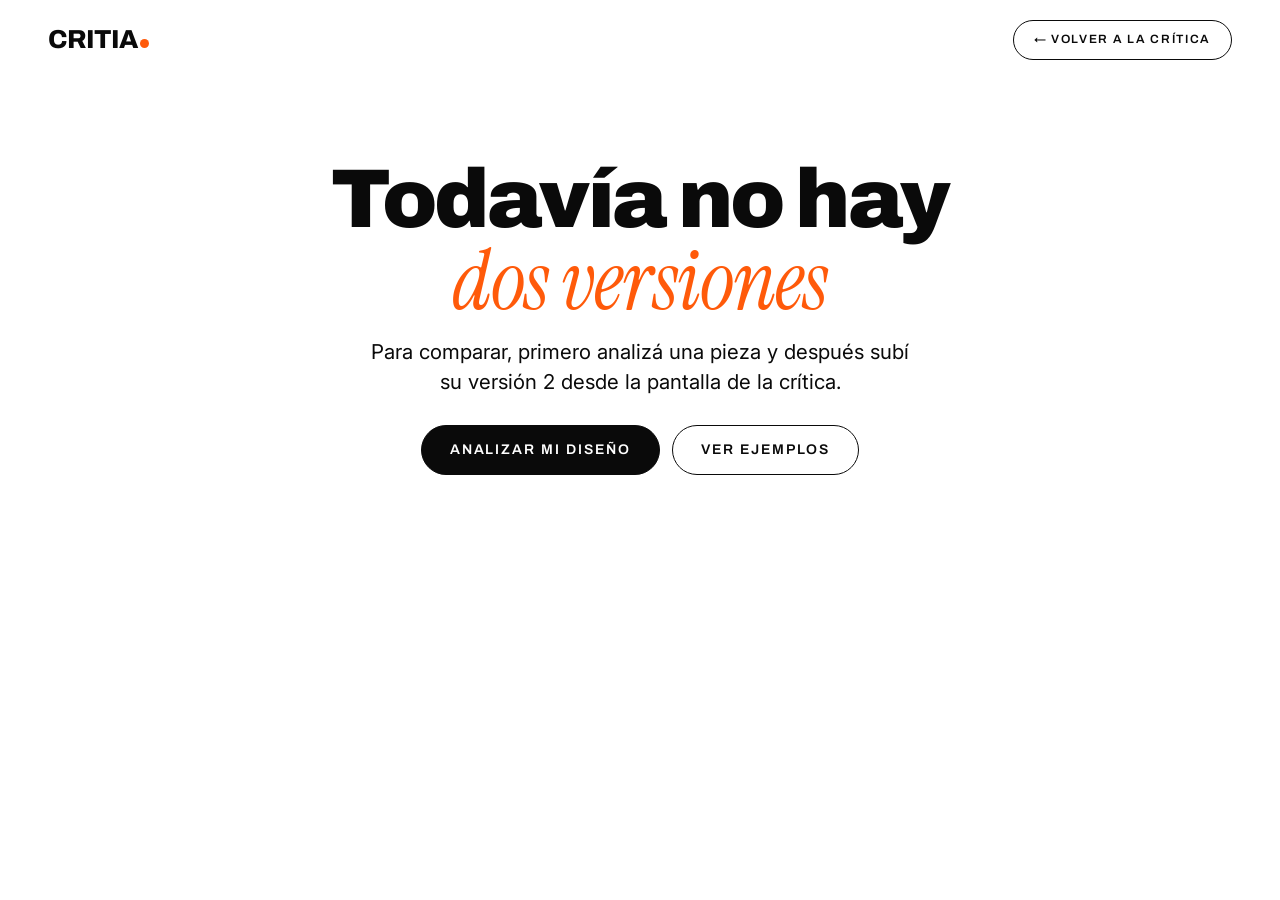
<file: comparar.html>
<!DOCTYPE html>
<html lang="es">
<head>
  <meta charset="UTF-8">
  <meta name="viewport" content="width=device-width, initial-scale=1.0">
  <title>CRITIA — Comparar versiones</title>
  <link rel="preconnect" href="https://fonts.googleapis.com">
  <link rel="preconnect" href="https://fonts.gstatic.com" crossorigin>
  <link href="https://fonts.googleapis.com/css2?family=Archivo:wght@500;600;700;800;900&family=Instrument+Serif:ital@0;1&family=Inter:wght@400;500;600&display=swap" rel="stylesheet">
  <link rel="stylesheet" href="critia.css">
  <style>
    .wrap { padding: 0 clamp(16px, 6vw, 90px); }

    .cabecera {
      display: flex;
      align-items: flex-end;
      justify-content: space-between;
      gap: 24px;
      flex-wrap: wrap;
      padding: clamp(28px, 6vh, 64px) 0 28px;
      border-bottom: 1px solid var(--gray-500);
    }

    .vs {
      display: flex;
      align-items: baseline;
      gap: .25em;
      font-family: var(--font-display);
      font-weight: 900;
      font-size: clamp(48px, 7vw, 104px);
      letter-spacing: -.03em;
      line-height: 1;
    }

    .vs em {
      font-family: var(--font-serif);
      font-weight: 400;
      font-style: italic;
      color: var(--gray-500);
      font-size: .62em;
      letter-spacing: -.01em;
      padding: 0 .1em;
    }

    .vs .punto {
      width: .26em;
      height: .26em;
      border-radius: 50%;
      background: var(--orange);
      display: inline-block;
      margin-left: .05em;
    }

    .score { text-align: right; }

    .score-num {
      display: inline-flex;
      align-items: center;
      gap: 6px;
      font-family: var(--font-display);
      font-weight: 600;
      font-size: clamp(56px, 6vw, 84px);
      line-height: 1;
    }

    .score-num svg { width: .6em; height: .8em; stroke: var(--orange); fill: none; stroke-width: 3; stroke-linecap: round; stroke-linejoin: round; }
    .score-num.baja svg { transform: rotate(180deg); }

    .score-desc {
      margin-top: 8px;
      font-family: var(--font-display);
      font-weight: 600;
      font-size: 14px;
      letter-spacing: .08em;
      text-transform: uppercase;
      color: var(--gray-500);
    }

    .imagenes {
      display: grid;
      grid-template-columns: 1fr 1fr;
      gap: clamp(20px, 11vw, 165px);
      margin-top: clamp(32px, 7vh, 100px);
    }

    .imagenes figure { margin: 0; }

    .imagenes .img {
      background: var(--beige);
      aspect-ratio: 553 / 435;
      display: flex;
      align-items: center;
      justify-content: center;
      overflow: hidden;
    }

    .imagenes img { width: 100%; height: 100%; object-fit: contain; }

    .imagenes figcaption {
      margin-top: 12px;
      font-family: var(--font-display);
      font-weight: 600;
      font-size: 13px;
      letter-spacing: .16em;
      text-transform: uppercase;
      color: var(--gray-500);
    }

    .imagenes figure:last-child figcaption { text-align: right; }

    .filas { margin: 40px 0 60px; list-style: none; }

    .fila {
      display: grid;
      grid-template-columns: 1fr 36px 178px 36px 1fr;
      align-items: center;
      gap: 32px;
      padding: 18px 0;
    }

    .fila .nombre {
      font-family: var(--font-display);
      font-weight: 600;
      font-size: clamp(16px, 1.6vw, 24px);
      text-transform: uppercase;
    }

    .fila .nombre.der { text-align: right; }

    .fila .dot { width: 36px; height: 36px; }

    .cambio {
      display: inline-flex;
      align-items: center;
      justify-content: center;
      gap: 6px;
      height: 60px;
      border-radius: 30px;
      font-family: var(--font-display);
      font-weight: 600;
      font-size: 18px;
      letter-spacing: .14em;
      text-transform: uppercase;
      border: 1.5px solid var(--black);
    }

    .cambio.mejoro { background: var(--black); color: var(--white); }
    .cambio.mejoro b { color: var(--orange); }
    .cambio.igual { color: var(--gray-500); }
    .cambio.bajo { border-color: var(--orange); color: var(--orange); }

    .sintesis-band { padding: 56px clamp(16px, 6vw, 90px); }

    .sintesis-grid {
      display: flex;
      align-items: flex-end;
      justify-content: space-between;
      gap: 32px;
      flex-wrap: wrap;
    }

    .sintesis-band blockquote {
      margin-top: 22px;
      font-family: var(--font-serif);
      font-style: italic;
      font-size: clamp(30px, 3.2vw, 48px);
      line-height: 1.02;
      max-width: 820px;
    }

    .sintesis-band .ia { margin-top: 18px; font-size: 16px; max-width: 760px; color: var(--gray-700); }

    .acciones { display: flex; flex-wrap: wrap; gap: 12px; }

    .vacio-total { padding: 80px var(--gutter); text-align: center; }
    .vacio-total p { margin: 16px auto 28px; max-width: 560px; }

    @media (max-width: 760px) {
      .score { text-align: left; }
      .imagenes { grid-template-columns: 1fr 1fr; gap: 12px; }
      .fila { grid-template-columns: 1fr 22px 104px 22px; gap: 10px; padding: 12px 0; }
      .fila .nombre.der { display: none; }
      .fila .dot { width: 22px; height: 22px; }
      .cambio { height: 40px; font-size: 12px; letter-spacing: .06em; }
    }

    @media print {
      .sintesis-band { break-inside: avoid; }
    }
  </style>
</head>
<body>

  <header class="topbar">
    <a href="index.html" class="logo" aria-label="CRITIA, volver al inicio">CRITIA</a>
    <div class="topbar-right no-print">
      <a href="resultado.html" class="btn btn-sm">← Volver a la crítica</a>
      <button type="button" class="btn btn-sm btn-dark" id="exportarBtn">Exportar PDF</button>
    </div>
  </header>

  <div id="app"></div>

  <script src="critia-common.js"></script>
  <script src="comparar.js"></script>
</body>
</html>
</file>
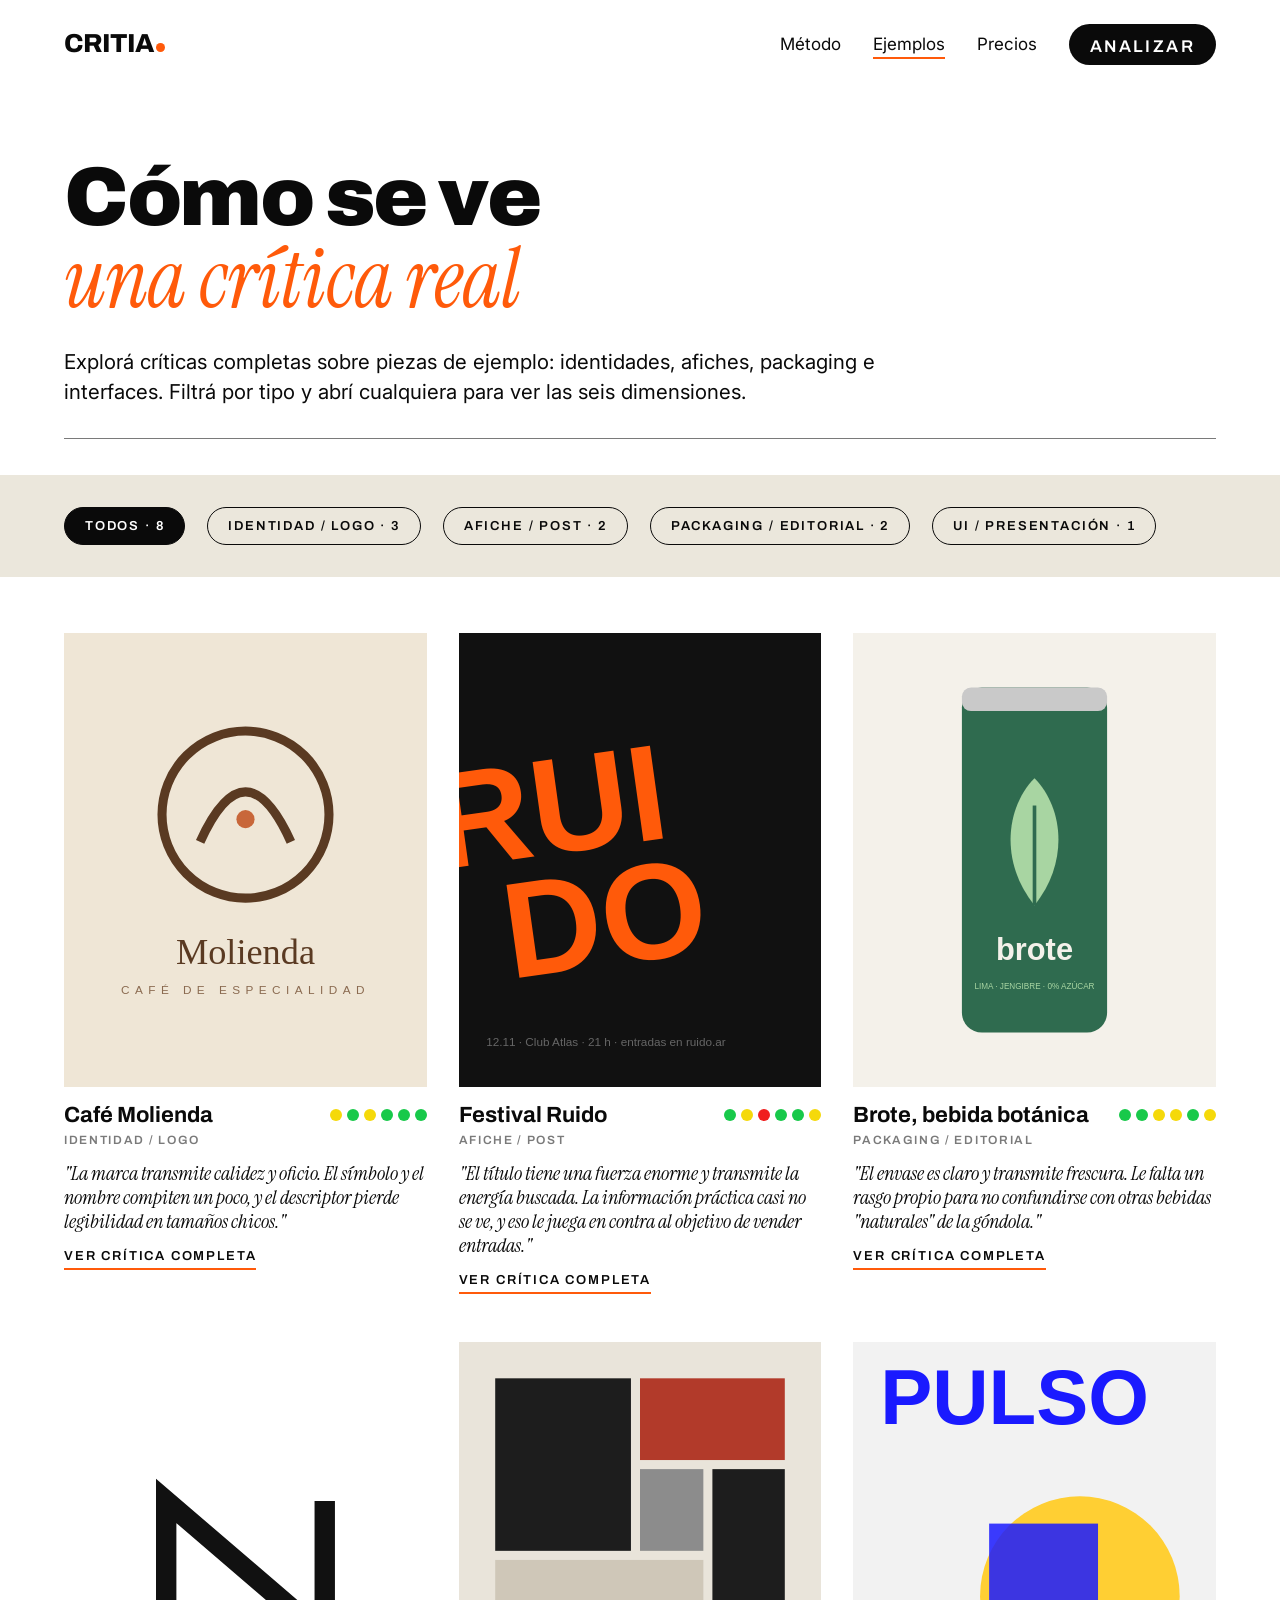
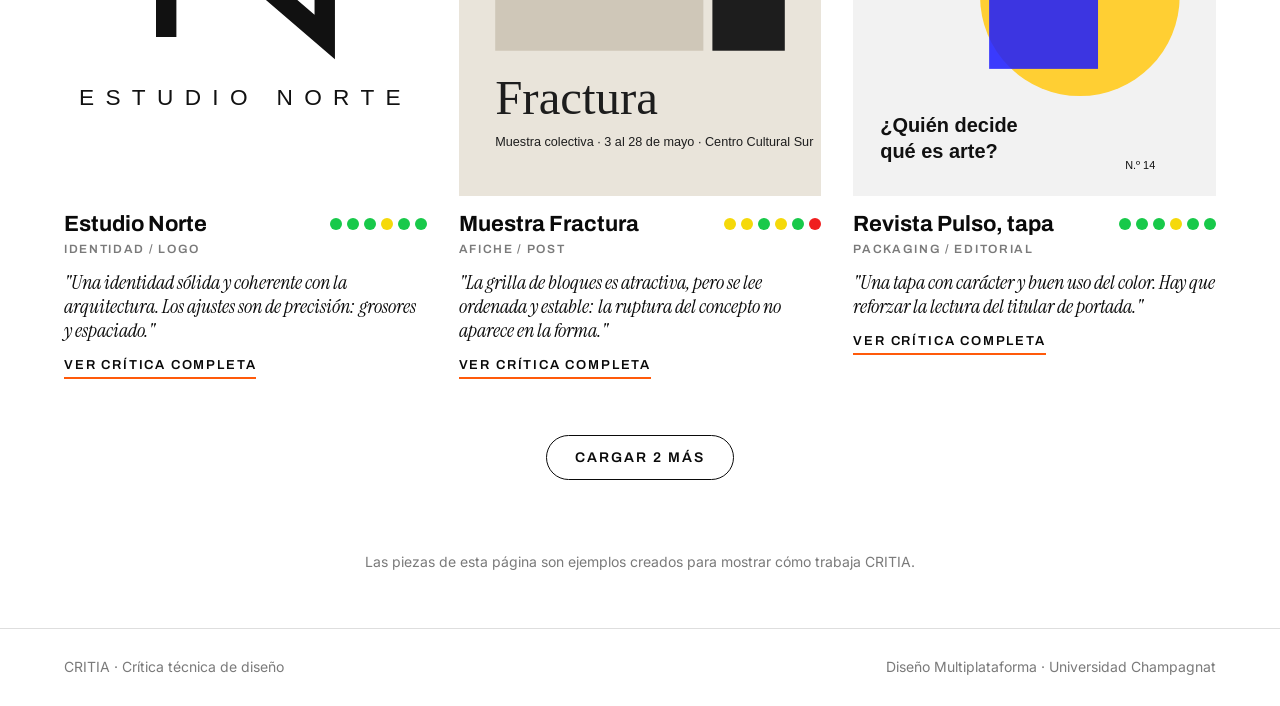
<file: ejemplos.html>
<!DOCTYPE html>
<html lang="es">
<head>
  <meta charset="UTF-8">
  <meta name="viewport" content="width=device-width, initial-scale=1.0">
  <title>CRITIA — Ejemplos</title>
  <meta name="description" content="Ejemplos de cómo se ve una crítica de CRITIA, por tipo de pieza.">
  <link rel="preconnect" href="https://fonts.googleapis.com">
  <link rel="preconnect" href="https://fonts.gstatic.com" crossorigin>
  <link href="https://fonts.googleapis.com/css2?family=Archivo:wght@500;600;700;800;900&family=Instrument+Serif:ital@0;1&family=Inter:wght@400;500;600&display=swap" rel="stylesheet">
  <link rel="stylesheet" href="critia.css">
  <style>
    .filtros {
      display: flex;
      flex-wrap: wrap;
      gap: 14px 22px;
      padding: 32px var(--gutter);
      margin-top: 36px;
    }

    .chip {
      border: 1.5px solid var(--black);
      background: transparent;
      color: var(--black);
      border-radius: 30px;
      padding: 11px 20px;
      font-family: var(--font-display);
      font-weight: 600;
      font-size: 13px;
      letter-spacing: .14em;
      text-transform: uppercase;
      cursor: pointer;
    }

    .chip[aria-pressed="true"] { background: var(--black); color: var(--white); }
    .chip:hover:not([aria-pressed="true"]) { background: rgba(0,0,0,.06); }

    .grid {
      display: grid;
      grid-template-columns: repeat(3, 1fr);
      gap: 48px 32px;
      padding: 56px var(--gutter);
    }

    .card { text-decoration: none; color: inherit; display: block; }

    .card .thumb {
      background: var(--beige);
      aspect-ratio: 4 / 5;
      overflow: hidden;
      display: flex;
      align-items: center;
      justify-content: center;
    }

    .card .thumb img { width: 100%; height: 100%; object-fit: cover; transition: transform .35s ease; }
    .card:hover .thumb img { transform: scale(1.03); }

    .card-meta { display: flex; justify-content: space-between; align-items: flex-start; gap: 12px; margin-top: 16px; }

    .card h2 { font-family: var(--font-display); font-weight: 700; font-size: 22px; line-height: 1.15; }

    .card .tipo {
      margin-top: 4px;
      font-family: var(--font-display);
      font-weight: 600;
      font-size: 12px;
      letter-spacing: .14em;
      text-transform: uppercase;
      color: var(--gray-500);
    }

    .mini-dots { display: flex; gap: 5px; margin-top: 6px; flex-shrink: 0; }
    .mini-dots .dot { width: 12px; height: 12px; }

    .card .sintesis {
      margin-top: 12px;
      font-family: var(--font-serif);
      font-style: italic;
      font-size: 20px;
      line-height: 1.2;
    }

    .card .ver {
      margin-top: 14px;
      display: inline-block;
      font-family: var(--font-display);
      font-weight: 600;
      font-size: 13px;
      letter-spacing: .14em;
      text-transform: uppercase;
      border-bottom: 2px solid var(--orange);
      padding-bottom: 2px;
    }

    .mas { display: flex; justify-content: center; padding: 0 var(--gutter) 72px; }

    .nota {
      padding: 0 var(--gutter) 56px;
      font-size: 14px;
      color: var(--gray-500);
      text-align: center;
    }

    @media (max-width: 960px) { .grid { grid-template-columns: repeat(2, 1fr); } }
    @media (max-width: 600px) {
      .grid { grid-template-columns: 1fr; gap: 40px; padding: 32px 16px; }
      .filtros { padding: 20px 16px; gap: 10px; }
      .chip { font-size: 11px; padding: 9px 14px; letter-spacing: .08em; }
    }
  </style>
</head>
<body>

  <nav class="site-nav" aria-label="Principal">
    <a href="index.html" class="logo" aria-label="CRITIA, inicio">CRITIA</a>
    <ul>
      <li><a href="metodo.html">Método</a></li>
      <li><a href="ejemplos.html" aria-current="page">Ejemplos</a></li>
      <li><a href="precios.html">Precios</a></li>
      <li><a href="analizar.html" class="btn btn-sm btn-dark">Analizar</a></li>
    </ul>
  </nav>

  <main>
    <div class="page">
      <header class="page-hero">
        <h1 class="display">Cómo se ve<em>una crítica real</em></h1>
        <p class="lead">Explorá críticas completas sobre piezas de ejemplo: identidades, afiches, packaging e interfaces. Filtrá por tipo y abrí cualquiera para ver las seis dimensiones.</p>
      </header>
      <hr class="rule">
    </div>

    <div class="band-beige filtros" id="filtros" role="group" aria-label="Filtrar por tipo"></div>

    <section class="grid" id="grid" aria-live="polite"></section>

    <div class="mas"><button type="button" class="btn" id="masBtn" hidden>Cargar más</button></div>

    <p class="nota">Las piezas de esta página son ejemplos creados para mostrar cómo trabaja CRITIA.</p>
  </main>

  <footer class="site-footer">
    <span>CRITIA · Crítica técnica de diseño</span>
    <span>Diseño Multiplataforma · Universidad Champagnat</span>
  </footer>

  <script src="critia-common.js"></script>
  <script src="ejemplos-data.js"></script>
  <script>
    (function () {
      'use strict';
      const C = window.CRITIA;
      const e = C.escapeHtml;
      const EJ = window.CRITIA_EJEMPLOS;
      const TIPOS = ['Identidad / Logo', 'Afiche / Post', 'Packaging / Editorial', 'UI / Presentación'];
      const POR_PAGINA = 6;

      let filtro = 'todos';
      let visibles = POR_PAGINA;

      const filtros = document.getElementById('filtros');
      const grid = document.getElementById('grid');
      const masBtn = document.getElementById('masBtn');

      // Chips con conteo real
      const chips = [{ id: 'todos', label: 'Todos', n: EJ.length }]
        .concat(TIPOS.map((t) => ({ id: t, label: t, n: EJ.filter((x) => x.tipo === t).length })))
        .filter((c) => c.n > 0);

      filtros.innerHTML = chips.map((c) =>
        `<button type="button" class="chip" data-f="${e(c.id)}" aria-pressed="${c.id === filtro}">${e(c.label)} · ${c.n}</button>`
      ).join('');

      filtros.addEventListener('click', (ev) => {
        const btn = ev.target.closest('.chip');
        if (!btn) return;
        filtro = btn.dataset.f;
        visibles = POR_PAGINA;
        filtros.querySelectorAll('.chip').forEach((b) => b.setAttribute('aria-pressed', String(b === btn)));
        render();
      });

      masBtn.addEventListener('click', () => {
        visibles += POR_PAGINA;
        render();
      });

      function render() {
        const lista = EJ.filter((x) => filtro === 'todos' || x.tipo === filtro);
        grid.innerHTML = lista.slice(0, visibles).map((x) => {
          const dims = x.resultado.dimensiones;
          return `
            <a class="card" href="resultado.html?demo=${encodeURIComponent(x.id)}">
              <div class="thumb"><img src="${C.svgToDataUrl(x.svg)}" alt="" loading="lazy"></div>
              <div class="card-meta">
                <div>
                  <h2>${e(x.titulo)}</h2>
                  <p class="tipo">${e(x.tipo)}</p>
                </div>
                <div class="mini-dots" aria-label="Estado de las seis dimensiones">
                  ${dims.map((d) => `<span class="dot ${d.estado}" title="${e(d.nombre)}: ${C.ESTADOS[d.estado].label}"></span>`).join('')}
                </div>
              </div>
              <p class="sintesis">"${e(x.resultado.sintesis)}"</p>
              <span class="ver">Ver crítica completa</span>
            </a>`;
        }).join('');

        const restantes = lista.length - visibles;
        masBtn.hidden = restantes <= 0;
        masBtn.textContent = 'Cargar ' + Math.min(restantes, POR_PAGINA) + ' más';
      }

      render();
    })();
  </script>
</body>
</html>
</file>
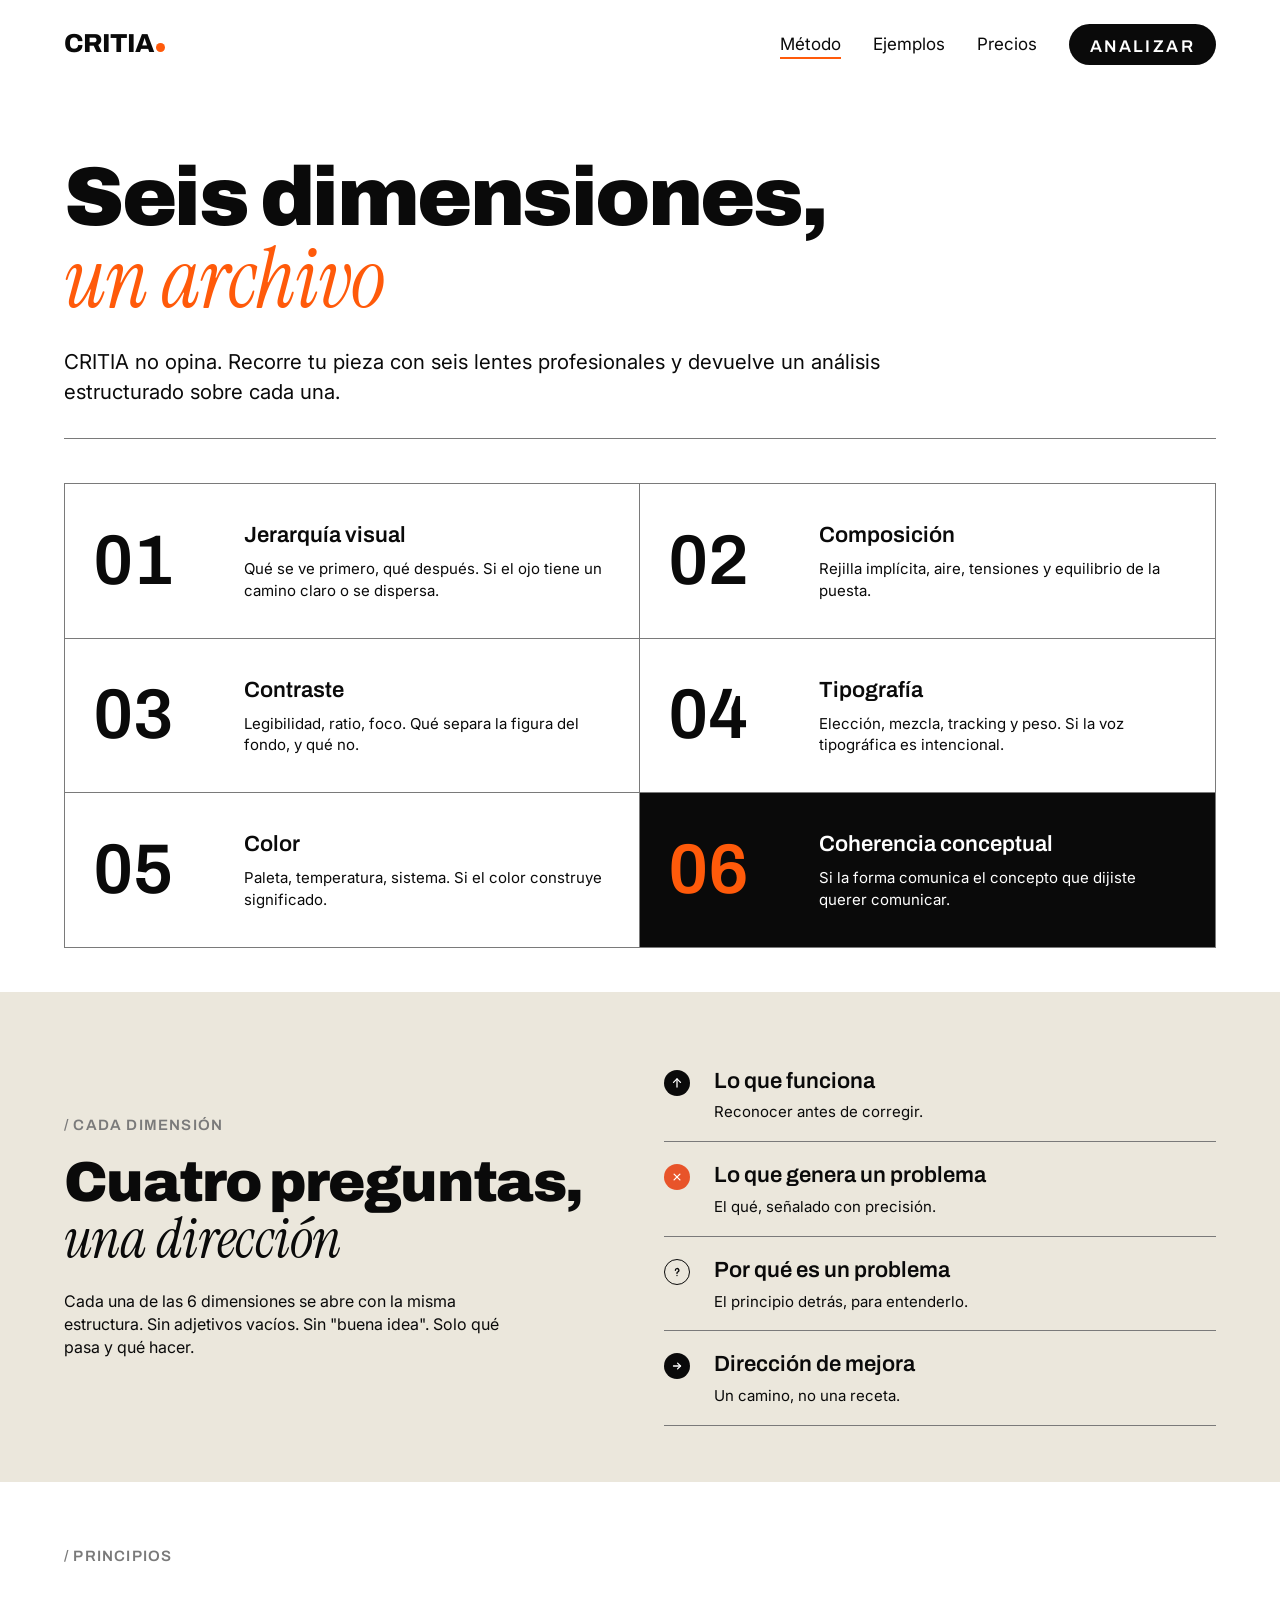
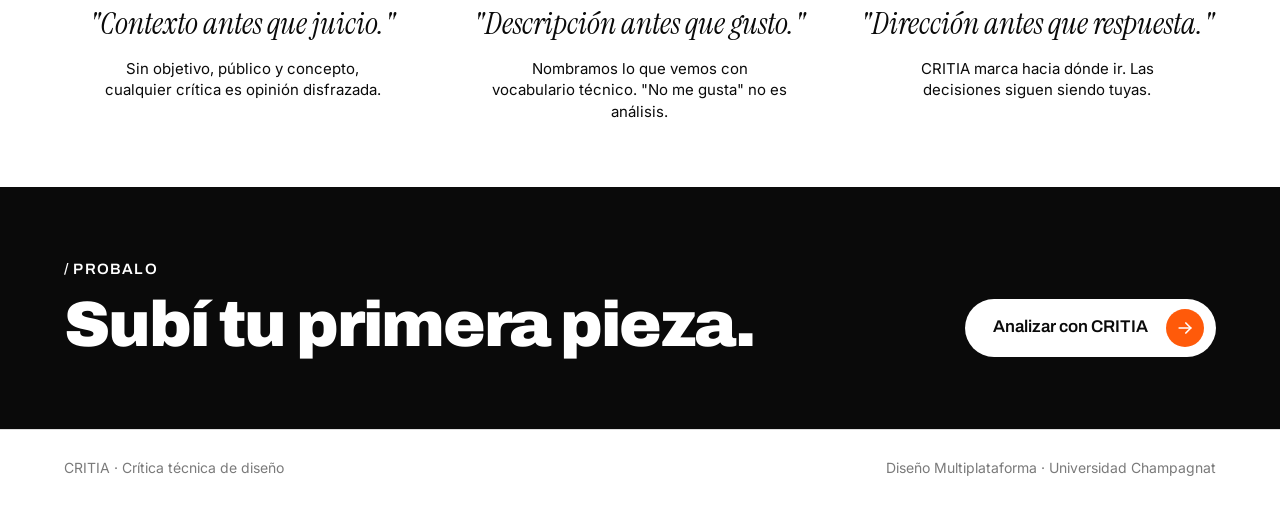
<file: metodo.html>
<!DOCTYPE html>
<html lang="es">
<head>
  <meta charset="UTF-8">
  <meta name="viewport" content="width=device-width, initial-scale=1.0">
  <title>CRITIA — Método</title>
  <meta name="description" content="Cómo analiza CRITIA: seis dimensiones profesionales y cuatro preguntas por dimensión.">
  <link rel="preconnect" href="https://fonts.googleapis.com">
  <link rel="preconnect" href="https://fonts.gstatic.com" crossorigin>
  <link href="https://fonts.googleapis.com/css2?family=Archivo:wght@500;600;700;800;900&family=Instrument+Serif:ital@0;1&family=Inter:wght@400;500;600&display=swap" rel="stylesheet">
  <link rel="stylesheet" href="critia.css">
  <style>
    .dims-grid {
      display: grid;
      grid-template-columns: 1fr 1fr;
      border: 1px solid var(--gray-500);
      margin: 44px 0 44px;
    }

    .dim-card {
      display: flex;
      align-items: center;
      gap: clamp(16px, 3vw, 44px);
      padding: 36px 28px;
      border-right: 1px solid var(--gray-500);
      border-bottom: 1px solid var(--gray-500);
    }

    .dim-card:nth-child(2n) { border-right: none; }
    .dim-card:nth-last-child(-n+2) { border-bottom: none; }

    .dim-num {
      font-family: var(--font-display);
      font-weight: 600;
      font-size: clamp(54px, 5.5vw, 80px);
      line-height: 1;
      min-width: 1.6em;
    }

    .dim-card h3 { font-family: var(--font-display); font-weight: 600; font-size: 22px; }
    .dim-card p { margin-top: 6px; font-size: 15px; line-height: 1.45; }

    .dim-card.destacada { background: var(--black); color: var(--white); }
    .dim-card.destacada .dim-num { color: var(--orange); }

    .preguntas {
      display: grid;
      grid-template-columns: 1fr 1fr;
      gap: 48px;
      align-items: center;
      padding: 56px var(--gutter);
    }

    .preguntas .display { font-size: clamp(40px, 4.4vw, 64px); margin-top: 20px; }
    .preguntas .intro { margin-top: 24px; font-size: 16px; max-width: 460px; }

    .q-list { list-style: none; }

    .q-list li {
      display: flex;
      gap: 24px;
      align-items: flex-start;
      padding: 18px 0;
      border-bottom: 1px solid var(--gray-500);
    }

    .q-list h3 { font-family: var(--font-display); font-weight: 600; font-size: 22px; }
    .q-list p { margin-top: 4px; font-size: 15px; }
    .q-list .q-icon { margin-top: 4px; }

    .principios { padding: 64px var(--gutter); }

    .principios-grid {
      margin-top: 40px;
      display: grid;
      grid-template-columns: repeat(3, 1fr);
      gap: 40px;
      text-align: center;
    }

    .principios-grid blockquote {
      font-family: var(--font-serif);
      font-style: italic;
      font-size: clamp(26px, 2.4vw, 34px);
      line-height: 1.1;
    }

    .principios-grid p { margin: 16px auto 0; max-width: 300px; font-size: 15px; }

    .probalo {
      display: flex;
      align-items: flex-end;
      justify-content: space-between;
      gap: 32px;
      flex-wrap: wrap;
      padding: 72px var(--gutter);
    }

    .probalo .label-slash { color: var(--white); }

    .probalo h2 {
      margin-top: 12px;
      font-family: var(--font-display);
      font-weight: 900;
      font-size: clamp(40px, 5vw, 72px);
      letter-spacing: -.03em;
      line-height: 1;
    }

    @media (max-width: 860px) {
      .dims-grid { grid-template-columns: 1fr; }
      .dim-card { border-right: none !important; border-bottom: 1px solid var(--gray-500) !important; padding: 24px 16px; }
      .dim-card:last-child { border-bottom: none !important; }
      .preguntas { grid-template-columns: 1fr; gap: 24px; }
      .principios-grid { grid-template-columns: 1fr; }
    }
  </style>
</head>
<body>

  <nav class="site-nav" aria-label="Principal">
    <a href="index.html" class="logo" aria-label="CRITIA, inicio">CRITIA</a>
    <ul>
      <li><a href="metodo.html" aria-current="page">Método</a></li>
      <li><a href="ejemplos.html">Ejemplos</a></li>
      <li><a href="precios.html">Precios</a></li>
      <li><a href="analizar.html" class="btn btn-sm btn-dark">Analizar</a></li>
    </ul>
  </nav>

  <main>
    <div class="page">
      <header class="page-hero">
        <h1 class="display">Seis dimensiones,<em>un archivo</em></h1>
        <p class="lead">CRITIA no opina. Recorre tu pieza con seis lentes profesionales y devuelve un análisis estructurado sobre cada una.</p>
      </header>
      <hr class="rule">

      <section class="dims-grid" aria-label="Las seis dimensiones">
        <article class="dim-card">
          <span class="dim-num">01</span>
          <div><h3>Jerarquía visual</h3><p>Qué se ve primero, qué después. Si el ojo tiene un camino claro o se dispersa.</p></div>
        </article>
        <article class="dim-card">
          <span class="dim-num">02</span>
          <div><h3>Composición</h3><p>Rejilla implícita, aire, tensiones y equilibrio de la puesta.</p></div>
        </article>
        <article class="dim-card">
          <span class="dim-num">03</span>
          <div><h3>Contraste</h3><p>Legibilidad, ratio, foco. Qué separa la figura del fondo, y qué no.</p></div>
        </article>
        <article class="dim-card">
          <span class="dim-num">04</span>
          <div><h3>Tipografía</h3><p>Elección, mezcla, tracking y peso. Si la voz tipográfica es intencional.</p></div>
        </article>
        <article class="dim-card">
          <span class="dim-num">05</span>
          <div><h3>Color</h3><p>Paleta, temperatura, sistema. Si el color construye significado.</p></div>
        </article>
        <article class="dim-card destacada">
          <span class="dim-num">06</span>
          <div><h3>Coherencia conceptual</h3><p>Si la forma comunica el concepto que dijiste querer comunicar.</p></div>
        </article>
      </section>
    </div>

    <section class="band-beige preguntas">
      <div>
        <p class="label-slash">/ Cada dimensión</p>
        <h2 class="display">Cuatro preguntas,<em class="ink">una dirección</em></h2>
        <p class="intro">Cada una de las 6 dimensiones se abre con la misma estructura. Sin adjetivos vacíos. Sin "buena idea". Solo qué pasa y qué hacer.</p>
      </div>
      <ul class="q-list">
        <li><span class="q-icon funciona"><svg viewBox="0 0 24 24"><line x1="12" y1="19" x2="12" y2="5"/><polyline points="6 11 12 5 18 11"/></svg></span><div><h3>Lo que funciona</h3><p>Reconocer antes de corregir.</p></div></li>
        <li><span class="q-icon problema"><svg viewBox="0 0 24 24"><line x1="7" y1="7" x2="17" y2="17"/><line x1="17" y1="7" x2="7" y2="17"/></svg></span><div><h3>Lo que genera un problema</h3><p>El qué, señalado con precisión.</p></div></li>
        <li><span class="q-icon porque"><svg viewBox="0 0 24 24"><path d="M9.2 9a3 3 0 1 1 4.3 2.7c-.9.4-1.5 1.2-1.5 2.2v.6"/><line x1="12" y1="18" x2="12" y2="18.2"/></svg></span><div><h3>Por qué es un problema</h3><p>El principio detrás, para entenderlo.</p></div></li>
        <li><span class="q-icon mejora"><svg viewBox="0 0 24 24"><line x1="6" y1="12" x2="18" y2="12"/><polyline points="13 7 18 12 13 17"/></svg></span><div><h3>Dirección de mejora</h3><p>Un camino, no una receta.</p></div></li>
      </ul>
    </section>

    <section class="principios">
      <p class="label-slash">/ Principios</p>
      <div class="principios-grid">
        <div>
          <blockquote>"Contexto antes que juicio."</blockquote>
          <p>Sin objetivo, público y concepto, cualquier crítica es opinión disfrazada.</p>
        </div>
        <div>
          <blockquote>"Descripción antes que gusto."</blockquote>
          <p>Nombramos lo que vemos con vocabulario técnico. "No me gusta" no es análisis.</p>
        </div>
        <div>
          <blockquote>"Dirección antes que respuesta."</blockquote>
          <p>CRITIA marca hacia dónde ir. Las decisiones siguen siendo tuyas.</p>
        </div>
      </div>
    </section>

    <section class="band-black probalo">
      <div>
        <p class="label-slash">/ Probalo</p>
        <h2>Subí tu primera pieza.</h2>
      </div>
      <a href="analizar.html" class="arrow-btn pill">Analizar con CRITIA <span class="arrow" aria-hidden="true"><svg viewBox="0 0 24 24"><line x1="5" y1="12" x2="19" y2="12"/><polyline points="13 6 19 12 13 18"/></svg></span></a>
    </section>
  </main>

  <footer class="site-footer">
    <span>CRITIA · Crítica técnica de diseño</span>
    <span>Diseño Multiplataforma · Universidad Champagnat</span>
  </footer>
</body>
</html>
</file>
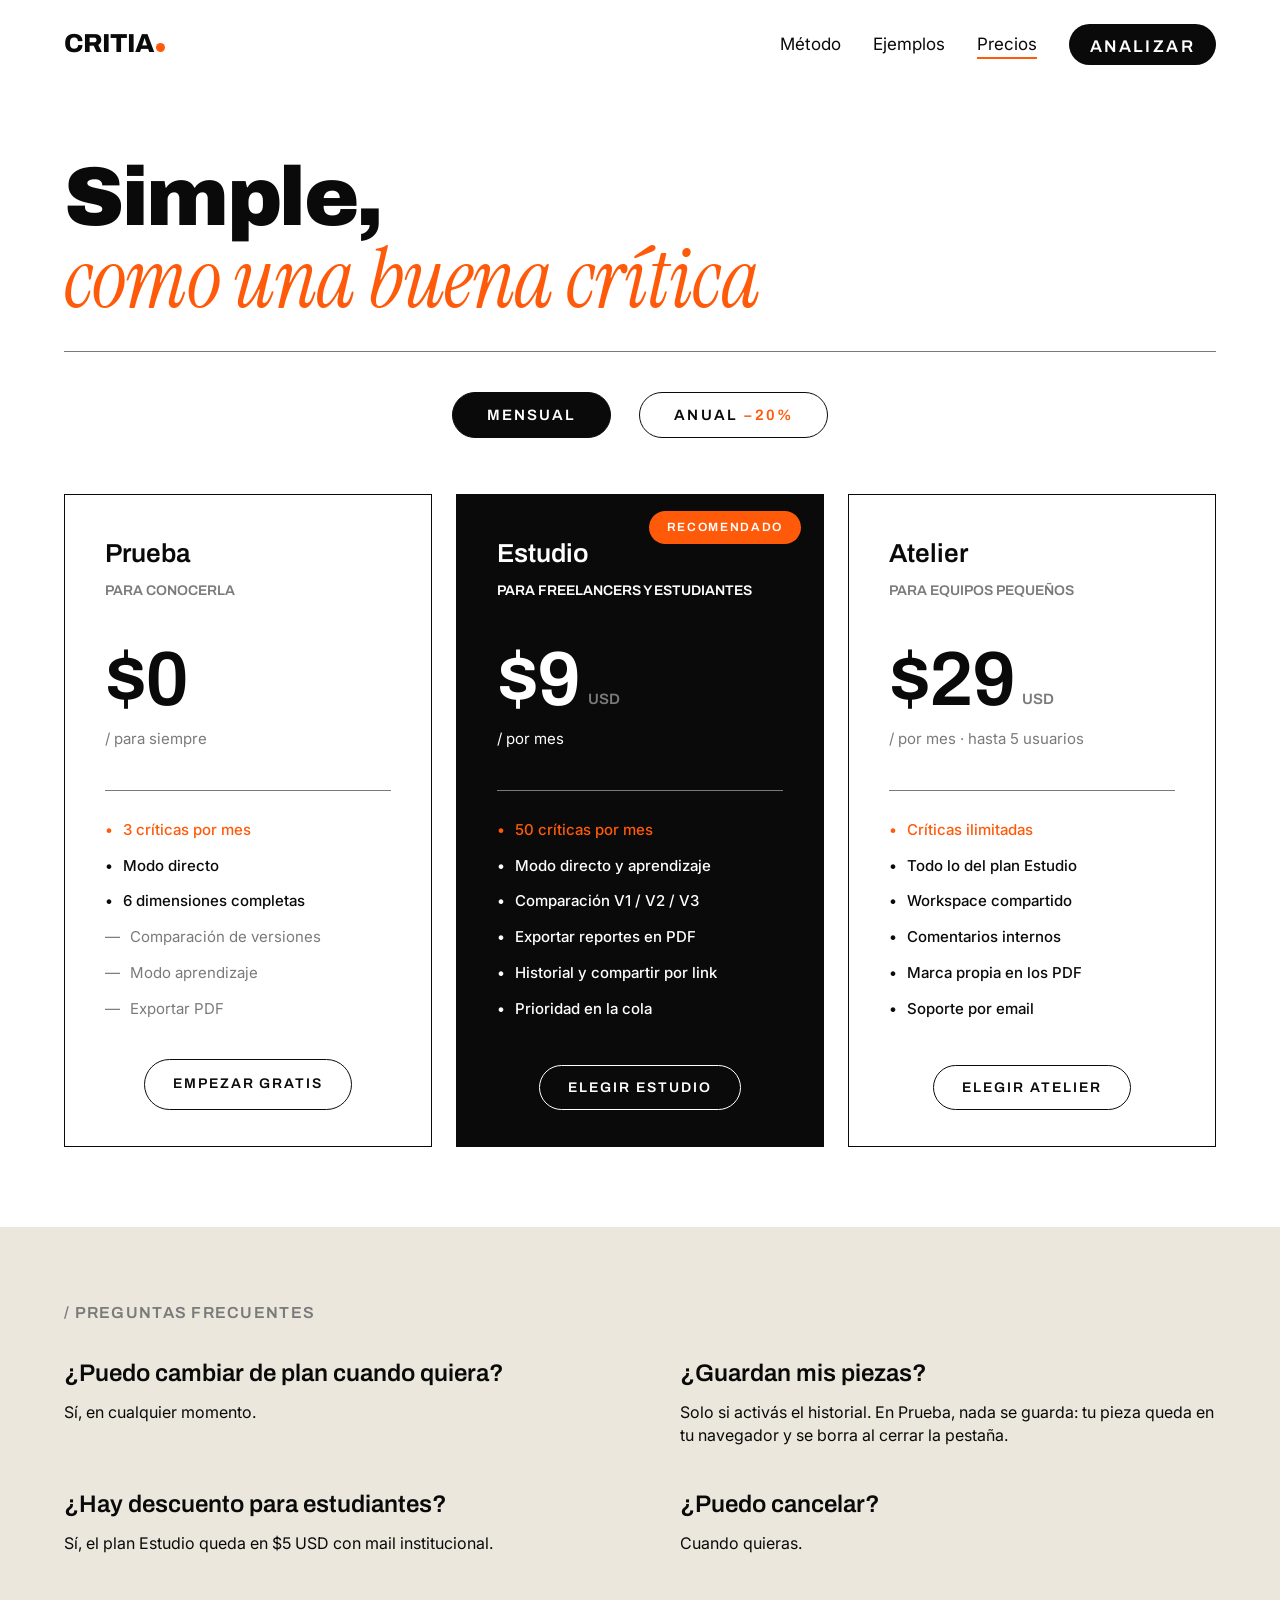
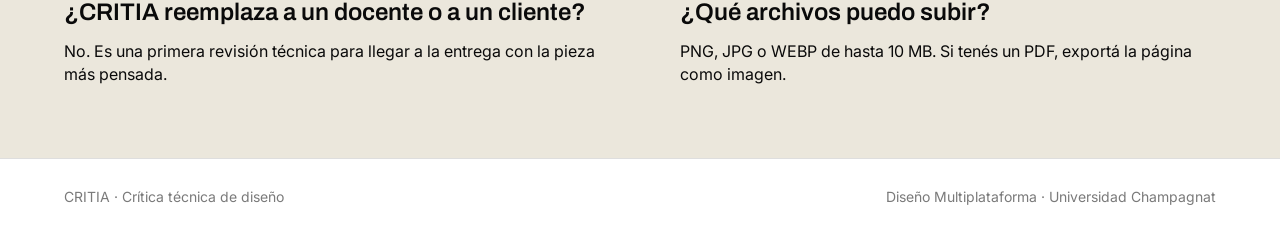
<file: precios.html>
<!DOCTYPE html>
<html lang="es">
<head>
  <meta charset="UTF-8">
  <meta name="viewport" content="width=device-width, initial-scale=1.0">
  <title>CRITIA — Precios</title>
  <meta name="description" content="Planes de CRITIA: Prueba, Estudio y Atelier.">
  <link rel="preconnect" href="https://fonts.googleapis.com">
  <link rel="preconnect" href="https://fonts.gstatic.com" crossorigin>
  <link href="https://fonts.googleapis.com/css2?family=Archivo:wght@500;600;700;800;900&family=Instrument+Serif:ital@0;1&family=Inter:wght@400;500;600&display=swap" rel="stylesheet">
  <link rel="stylesheet" href="critia.css">
  <style>
    .periodo {
      display: flex;
      justify-content: center;
      gap: 28px;
      margin: 40px 0 0;
    }

    .periodo button {
      border: 1.5px solid var(--black);
      background: transparent;
      border-radius: 30px;
      padding: 14px 34px;
      font-family: var(--font-display);
      font-weight: 600;
      font-size: 15px;
      letter-spacing: .14em;
      text-transform: uppercase;
      cursor: pointer;
      color: var(--black);
    }

    .periodo button[aria-pressed="true"] { background: var(--black); color: var(--white); }
    .periodo button span { color: var(--orange); }

    .planes {
      display: grid;
      grid-template-columns: repeat(3, 1fr);
      gap: 24px;
      margin: 56px 0 80px;
    }

    .plan {
      border: 1px solid var(--black);
      padding: 40px 40px 36px;
      display: flex;
      flex-direction: column;
      position: relative;
    }

    .plan.dark { background: var(--black); color: var(--white); }

    .plan .badge {
      position: absolute;
      top: 16px;
      right: 22px;
      background: var(--orange);
      color: var(--white);
      font-family: var(--font-display);
      font-weight: 600;
      font-size: 12px;
      letter-spacing: .14em;
      text-transform: uppercase;
      padding: 8px 18px;
      border-radius: 20px;
    }

    .plan h2 { font-family: var(--font-display); font-weight: 600; font-size: 26px; }

    .plan .para {
      margin-top: 8px;
      font-family: var(--font-display);
      font-weight: 600;
      font-size: 14px;
      text-transform: uppercase;
      color: var(--gray-500);
    }

    .plan.dark .para { color: var(--white); }

    .precio {
      margin-top: 44px;
      display: flex;
      align-items: flex-end;
      gap: 8px;
      font-family: var(--font-display);
      font-weight: 600;
      font-size: clamp(64px, 6vw, 96px);
      line-height: .9;
      letter-spacing: -.02em;
    }

    .precio small { font-size: 15px; letter-spacing: 0; color: var(--gray-500); margin-bottom: 8px; }

    .precio-nota { margin-top: 14px; font-size: 15px; color: var(--gray-500); min-height: 1.4em; }
    .plan.dark .precio-nota { color: var(--white); }

    .plan hr { border: none; border-top: 1px solid var(--gray-500); margin: 40px 0 28px; }

    .features { list-style: none; display: grid; gap: 14px; font-size: 15px; font-weight: 500; }

    .features li { display: flex; gap: 10px; align-items: baseline; }
    .features li::before { content: '•'; }
    .features li.destacado { color: var(--orange); }
    .features li.no { color: var(--gray-500); font-weight: 400; }
    .features li.no::before { content: '—'; }

    .plan .btn { margin-top: auto; align-self: center; }
    .plan .features { margin-bottom: 40px; }

    .faq { padding: 64px var(--gutter) 72px; }

    .faq-grid {
      margin-top: 32px;
      display: grid;
      grid-template-columns: 1fr 1fr;
      gap: 40px 80px;
    }

    .faq h3 { font-family: var(--font-display); font-weight: 600; font-size: 24px; }
    .faq p { margin-top: 10px; font-size: 16px; }

    @media (max-width: 960px) {
      .planes { grid-template-columns: 1fr; max-width: 520px; margin-left: auto; margin-right: auto; }
      .faq-grid { grid-template-columns: 1fr; gap: 28px; }
    }

    @media (max-width: 600px) {
      .plan { padding: 32px 22px; }
      .periodo { gap: 10px; }
      .periodo button { padding: 11px 18px; font-size: 13px; }
    }
  </style>
</head>
<body>

  <nav class="site-nav" aria-label="Principal">
    <a href="index.html" class="logo" aria-label="CRITIA, inicio">CRITIA</a>
    <ul>
      <li><a href="metodo.html">Método</a></li>
      <li><a href="ejemplos.html">Ejemplos</a></li>
      <li><a href="precios.html" aria-current="page">Precios</a></li>
      <li><a href="analizar.html" class="btn btn-sm btn-dark">Analizar</a></li>
    </ul>
  </nav>

  <main>
    <div class="page">
      <header class="page-hero">
        <h1 class="display">Simple,<em>como una buena crítica</em></h1>
      </header>
      <hr class="rule">

      <div class="periodo" role="group" aria-label="Período de facturación">
        <button type="button" data-p="mensual" aria-pressed="true">Mensual</button>
        <button type="button" data-p="anual" aria-pressed="false">Anual <span>−20%</span></button>
      </div>

      <section class="planes">
        <article class="plan">
          <h2>Prueba</h2>
          <p class="para">Para conocerla</p>
          <div class="precio">$0</div>
          <p class="precio-nota">/ para siempre</p>
          <hr>
          <ul class="features">
            <li class="destacado">3 críticas por mes</li>
            <li>Modo directo</li>
            <li>6 dimensiones completas</li>
            <li class="no">Comparación de versiones</li>
            <li class="no">Modo aprendizaje</li>
            <li class="no">Exportar PDF</li>
          </ul>
          <a href="analizar.html" class="btn">Empezar gratis</a>
        </article>

        <article class="plan dark">
          <span class="badge">Recomendado</span>
          <h2>Estudio</h2>
          <p class="para">Para freelancers y estudiantes</p>
          <div class="precio" data-mensual="9" data-anual="7"><span class="monto">$9</span><small>USD</small></div>
          <p class="precio-nota" data-mensual="/ por mes" data-anual="/ por mes · facturado anual">/ por mes</p>
          <hr>
          <ul class="features">
            <li class="destacado">50 críticas por mes</li>
            <li>Modo directo y aprendizaje</li>
            <li>Comparación V1 / V2 / V3</li>
            <li>Exportar reportes en PDF</li>
            <li>Historial y compartir por link</li>
            <li>Prioridad en la cola</li>
          </ul>
          <button type="button" class="btn btn-on-dark plan-pago">Elegir Estudio</button>
        </article>

        <article class="plan">
          <h2>Atelier</h2>
          <p class="para">Para equipos pequeños</p>
          <div class="precio" data-mensual="29" data-anual="23"><span class="monto">$29</span><small>USD</small></div>
          <p class="precio-nota" data-mensual="/ por mes · hasta 5 usuarios" data-anual="/ por mes · hasta 5 usuarios · facturado anual">/ por mes · hasta 5 usuarios</p>
          <hr>
          <ul class="features">
            <li class="destacado">Críticas ilimitadas</li>
            <li>Todo lo del plan Estudio</li>
            <li>Workspace compartido</li>
            <li>Comentarios internos</li>
            <li>Marca propia en los PDF</li>
            <li>Soporte por email</li>
          </ul>
          <button type="button" class="btn plan-pago">Elegir Atelier</button>
        </article>
      </section>
    </div>

    <section class="band-beige faq">
      <p class="label-slash">/ Preguntas frecuentes</p>
      <div class="faq-grid">
        <div>
          <h3>¿Puedo cambiar de plan cuando quiera?</h3>
          <p>Sí, en cualquier momento.</p>
        </div>
        <div>
          <h3>¿Guardan mis piezas?</h3>
          <p>Solo si activás el historial. En Prueba, nada se guarda: tu pieza queda en tu navegador y se borra al cerrar la pestaña.</p>
        </div>
        <div>
          <h3>¿Hay descuento para estudiantes?</h3>
          <p>Sí, el plan Estudio queda en $5 USD con mail institucional.</p>
        </div>
        <div>
          <h3>¿Puedo cancelar?</h3>
          <p>Cuando quieras.</p>
        </div>
        <div>
          <h3>¿CRITIA reemplaza a un docente o a un cliente?</h3>
          <p>No. Es una primera revisión técnica para llegar a la entrega con la pieza más pensada.</p>
        </div>
        <div>
          <h3>¿Qué archivos puedo subir?</h3>
          <p>PNG, JPG o WEBP de hasta 10 MB. Si tenés un PDF, exportá la página como imagen.</p>
        </div>
      </div>
    </section>
  </main>

  <footer class="site-footer">
    <span>CRITIA · Crítica técnica de diseño</span>
    <span>Diseño Multiplataforma · Universidad Champagnat</span>
  </footer>

  <script src="critia-common.js"></script>
  <script>
    (function () {
      'use strict';
      const botones = document.querySelectorAll('.periodo button');
      botones.forEach((btn) => {
        btn.addEventListener('click', () => {
          const p = btn.dataset.p;
          botones.forEach((b) => b.setAttribute('aria-pressed', String(b === btn)));
          document.querySelectorAll('.precio[data-mensual]').forEach((el) => {
            el.querySelector('.monto').textContent = '$' + el.dataset[p];
          });
          document.querySelectorAll('.precio-nota[data-mensual]').forEach((el) => {
            el.textContent = el.dataset[p];
          });
        });
      });

      // Los planes pagos todavía no están activos
      document.querySelectorAll('.plan-pago').forEach((btn) => {
        btn.addEventListener('click', () => {
          window.CRITIA.toast('Los planes pagos estarán disponibles pronto. Mientras tanto, podés usar CRITIA gratis.');
        });
      });
    })();
  </script>
</body>
</html>
</file>
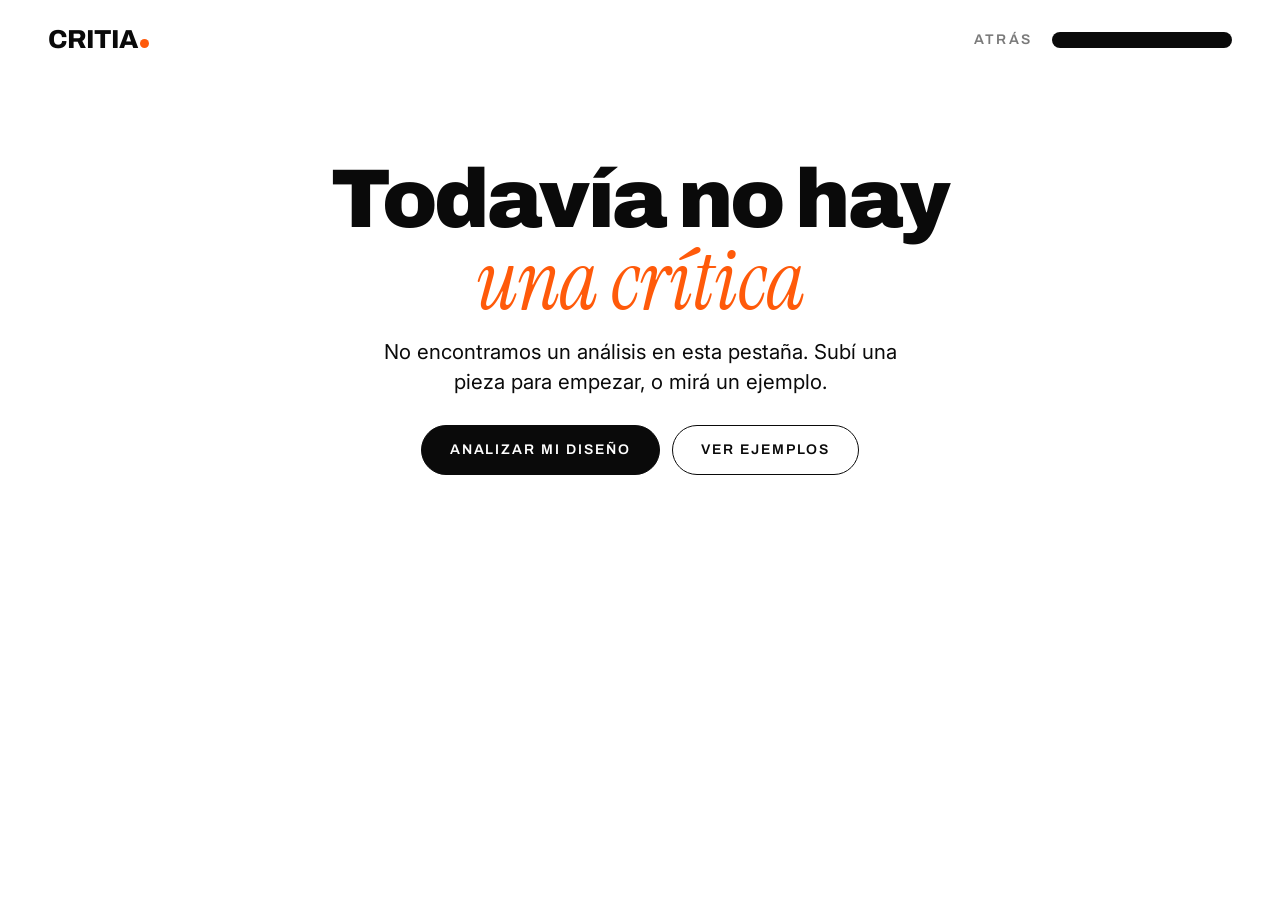
<file: resultado.html>
<!DOCTYPE html>
<html lang="es">
<head>
  <meta charset="UTF-8">
  <meta name="viewport" content="width=device-width, initial-scale=1.0">
  <title>CRITIA — Tu crítica</title>
  <link rel="preconnect" href="https://fonts.googleapis.com">
  <link rel="preconnect" href="https://fonts.gstatic.com" crossorigin>
  <link href="https://fonts.googleapis.com/css2?family=Archivo:wght@500;600;700;800;900&family=Instrument+Serif:ital@0;1&family=Inter:wght@400;500;600&display=swap" rel="stylesheet">
  <link rel="stylesheet" href="critia.css">
  <style>
    .layout {
      display: grid;
      grid-template-columns: minmax(320px, 41%) 1fr;
      min-height: calc(100vh - 80px);
    }

    /* ---- Panel negro: pieza y contexto ---- */
    .pieza {
      background: var(--black);
      color: var(--white);
      padding: clamp(28px, 6vh, 72px) 36px 32px 32px;
      display: flex;
      flex-direction: column;
    }

    .pieza-img {
      margin-top: 32px;
      background: var(--beige);
      aspect-ratio: 527 / 617;
      max-height: 52vh;
      display: flex;
      align-items: center;
      justify-content: center;
      overflow: hidden;
    }

    .pieza-img img { width: 100%; height: 100%; object-fit: contain; }

    .ctx { margin-top: 32px; display: grid; gap: 22px; }

    .ctx dt {
      font-family: var(--font-display);
      font-weight: 700;
      font-size: 16px;
      text-transform: uppercase;
    }

    .ctx dd { margin-top: 6px; font-size: 16px; line-height: 1.45; }
    .ctx dd.vacio { color: rgba(255,255,255,.45); font-style: italic; }

    .pieza-footer {
      margin-top: auto;
      padding-top: 28px;
      border-top: 1px solid rgba(255,255,255,.85);
      display: flex;
      justify-content: center;
    }

    .pieza-spacer { flex: 1; min-height: 32px; }

    /* ---- Columna derecha: dimensiones ---- */
    .critica { padding: clamp(24px, 4vh, 40px) clamp(20px, 4vw, 56px) 48px; }

    .critica .display { font-size: clamp(40px, 5vw, 76px); }

    .critica .legend { margin-top: 24px; }

    .dims { margin-top: 20px; }

    .dim { border-bottom: 1px solid var(--gray-200); }

    .dim-head {
      width: 100%;
      display: flex;
      align-items: center;
      gap: 20px;
      padding: 22px 0;
      background: none;
      border: none;
      cursor: pointer;
      text-align: left;
      color: var(--black);
    }

    .dim-head h2 {
      font-family: var(--font-display);
      font-weight: 600;
      font-size: clamp(26px, 2.6vw, 40px);
      letter-spacing: -.01em;
      line-height: 1.05;
    }

    .dim-head .chev {
      width: 18px;
      height: 18px;
      stroke: var(--gray-500);
      fill: none;
      stroke-width: 2;
      transition: transform .2s ease;
      margin-left: auto;
    }

    .dim.open .dim-head .chev { transform: rotate(180deg); }

    .dim-body { display: none; padding: 4px 0 34px; }
    .dim.open .dim-body { display: grid; }

    .bloques {
      grid-template-columns: 1fr 1fr;
      gap: 32px 40px;
    }

    .bloque-label {
      display: flex;
      align-items: flex-start;
      gap: 12px;
      font-family: var(--font-display);
      font-weight: 500;
      font-size: 14px;
      letter-spacing: .26em;
      text-transform: uppercase;
      line-height: 1.5;
    }

    .bloque-label.naranja { color: var(--orange); }

    .bloque p {
      margin-top: 10px;
      padding-left: 38px;
      font-size: 16px;
      line-height: 1.5;
    }

    /* ---- Síntesis ---- */
    .sintesis {
      margin-top: 40px;
      padding: 28px;
      background: var(--beige);
    }

    .sintesis blockquote {
      margin-top: 12px;
      font-family: var(--font-serif);
      font-style: italic;
      font-size: clamp(24px, 2.2vw, 32px);
      line-height: 1.15;
    }

    .acciones { margin-top: 24px; display: flex; flex-wrap: wrap; gap: 12px; }

    .demo-pill {
      background: var(--beige);
      color: var(--black);
      font-family: var(--font-display);
      font-weight: 600;
      font-size: 12px;
      letter-spacing: .12em;
      text-transform: uppercase;
      padding: 7px 14px;
      border-radius: 20px;
    }

    .vacio-total { padding: 80px var(--gutter); text-align: center; }
    .vacio-total p { margin: 16px auto 28px; max-width: 520px; }

    @media (max-width: 900px) {
      .layout { grid-template-columns: 1fr; }
      .pieza { padding: 28px 16px; }
      .pieza-img { max-height: 60vh; }
      .bloques { grid-template-columns: 1fr; gap: 24px; }
      .critica { padding: 28px 16px 40px; }
    }

    @media print {
      .layout { display: block; }
      .pieza { padding: 24px; }
      .pieza-img { max-height: 340px; }
      .dim .dim-body { display: grid !important; }
      .dim { break-inside: avoid; }
      .dim-head .chev { display: none; }
    }
  </style>
</head>
<body>

  <header class="topbar">
    <div class="topbar-left">
      <a href="index.html" class="logo" aria-label="CRITIA, volver al inicio">CRITIA</a>
      <span class="demo-pill" id="demoPill" hidden>Ejemplo ilustrativo</span>
    </div>
    <div class="topbar-right no-print">
      <a href="analizar.html" class="topbar-link" id="atrasLink">Atrás</a>
      <span class="progress-full" aria-hidden="true"></span>
      <button type="button" class="btn btn-sm" id="exportarBtn">Exportar</button>
    </div>
  </header>

  <div id="app"></div>

  <script src="critia-common.js"></script>
  <script src="ejemplos-data.js"></script>
  <script src="resultado.js"></script>
</body>
</html>
</file>
<file: critia.css>
/* ========================================
   CRITIA — critia.css
   Sistema visual compartido por todas las pantallas
   (excepto index.html y analizar.html, que tienen sus estilos adentro)
   ======================================== */

*, *::before, *::after { box-sizing: border-box; margin: 0; padding: 0; }

:root {
  --black: #0a0a0a;
  --white: #ffffff;
  --orange: #ff5a0a;
  --beige: #ebe7dc;
  --gray-700: #555555;
  --gray-500: #7a7a7a;
  --gray-300: #c9c9c9;
  --gray-200: #dedede;

  /* Estados de cada dimensión */
  --ok: #18c94a;
  --warn: #f5d90a;
  --bad: #f01e1e;

  --font-display: 'Archivo', 'Helvetica Neue', Arial, sans-serif;
  --font-serif: 'Instrument Serif', Georgia, serif;
  --font-body: 'Inter', 'Helvetica Neue', Arial, sans-serif;

  --gutter: clamp(16px, 5vw, 80px);
}

html { scroll-behavior: smooth; }

body {
  font-family: var(--font-body);
  background: var(--white);
  color: var(--black);
  -webkit-font-smoothing: antialiased;
  line-height: 1.45;
}

img { max-width: 100%; display: block; }
[hidden] { display: none !important; }
a { color: inherit; }
button { font-family: inherit; }

:focus-visible { outline: 3px solid var(--orange); outline-offset: 3px; }

/* ================= LOGO ================= */
.logo {
  font-family: var(--font-display);
  font-weight: 800;
  font-size: 26px;
  letter-spacing: -1px;
  color: var(--black);
  text-decoration: none;
  display: inline-flex;
  align-items: baseline;
  gap: 3px;
}

.logo::after {
  content: '';
  width: 9px;
  height: 9px;
  border-radius: 50%;
  background: var(--orange);
}

/* ================= NAV (páginas informativas) ================= */
.site-nav {
  display: flex;
  align-items: center;
  justify-content: space-between;
  gap: 24px;
  padding: 24px var(--gutter);
}

.site-nav ul {
  display: flex;
  align-items: center;
  gap: 32px;
  list-style: none;
}

.site-nav ul a {
  font-size: 17px;
  text-decoration: none;
  padding-bottom: 3px;
  border-bottom: 2px solid transparent;
}

.site-nav ul a:hover { border-bottom-color: var(--gray-300); }
.site-nav ul a[aria-current="page"] { border-bottom-color: var(--orange); }

/* ================= TOPBAR (pantallas de la herramienta) ================= */
.topbar {
  display: flex;
  align-items: center;
  justify-content: space-between;
  gap: 16px;
  padding: 0 48px;
  height: 80px;
}

.topbar-left, .topbar-right {
  display: flex;
  align-items: center;
  gap: 20px;
}

.topbar-link {
  font-family: var(--font-display);
  font-weight: 600;
  font-size: 14px;
  letter-spacing: .16em;
  text-transform: uppercase;
  color: var(--gray-500);
  text-decoration: none;
  background: none;
  border: none;
  cursor: pointer;
}

.topbar-link:hover { color: var(--black); }

.progress-full {
  width: 180px;
  height: 16px;
  border-radius: 8px;
  background: var(--black);
}

.mode-pill {
  background: var(--orange);
  color: var(--white);
  font-family: var(--font-display);
  font-weight: 600;
  font-size: 13px;
  letter-spacing: .1em;
  text-transform: uppercase;
  padding: 8px 18px;
  border-radius: 20px;
}

/* ================= BOTONES ================= */
.btn {
  display: inline-flex;
  align-items: center;
  justify-content: center;
  gap: 10px;
  padding: 14px 28px;
  border-radius: 40px;
  font-family: var(--font-display);
  font-weight: 600;
  font-size: 14px;
  letter-spacing: .14em;
  text-transform: uppercase;
  text-decoration: none;
  cursor: pointer;
  border: 1.5px solid var(--black);
  background: var(--white);
  color: var(--black);
  transition: background .15s ease, color .15s ease;
  white-space: nowrap;
}

.btn:hover { background: var(--black); color: var(--white); }

.btn-dark { background: var(--black); color: var(--white); }
.btn-dark:hover { background: #2a2a2a; }

.btn-on-dark { border-color: var(--white); background: transparent; color: var(--white); }
.btn-on-dark:hover { background: var(--white); color: var(--black); }

.btn-sm { padding: 10px 20px; font-size: 12px; }

/* Botón con flecha naranja en círculo */
.arrow-btn {
  display: inline-flex;
  align-items: center;
  gap: 18px;
  background: none;
  border: none;
  color: inherit;
  font-family: var(--font-display);
  font-weight: 600;
  font-size: 17px;
  text-transform: uppercase;
  text-decoration: none;
  cursor: pointer;
  padding: 6px 0;
}

.arrow-btn .arrow {
  width: 38px;
  height: 38px;
  border-radius: 50%;
  background: var(--orange);
  display: inline-flex;
  align-items: center;
  justify-content: center;
  flex-shrink: 0;
  transition: transform .2s ease;
}

.arrow-btn .arrow svg {
  width: 20px;
  height: 20px;
  stroke: var(--white);
  fill: none;
  stroke-width: 2;
  stroke-linecap: round;
  stroke-linejoin: round;
}

.arrow-btn:hover:not(:disabled) .arrow { transform: translateX(4px); }
.arrow-btn:disabled { opacity: .35; cursor: not-allowed; }

/* Variante: píldora blanca con flecha (sobre fondo negro) */
.arrow-btn.pill {
  background: var(--white);
  color: var(--black);
  padding: 10px 12px 10px 28px;
  border-radius: 40px;
  text-transform: none;
  font-size: 17px;
}

/* ================= TIPOGRAFÍA ================= */
.kicker {
  font-family: var(--font-display);
  font-weight: 500;
  font-size: 14px;
  letter-spacing: .32em;
  text-transform: uppercase;
  color: var(--orange);
}

.label-slash {
  font-family: var(--font-display);
  font-weight: 600;
  font-size: 15px;
  letter-spacing: .08em;
  text-transform: uppercase;
  color: var(--gray-500);
}

.display {
  font-family: var(--font-display);
  font-weight: 900;
  font-size: clamp(44px, 6.5vw, 104px);
  line-height: .95;
  letter-spacing: -.03em;
}

.display em {
  display: block;
  font-family: var(--font-serif);
  font-style: italic;
  font-weight: 400;
  color: var(--orange);
  letter-spacing: -.01em;
  margin-top: .04em;
}

.display em.ink { color: var(--black); }

.lead {
  font-size: clamp(17px, 1.6vw, 22px);
  line-height: 1.45;
  max-width: 900px;
}

.rule {
  border: none;
  border-top: 1px solid var(--gray-500);
}

/* ================= SECCIONES ================= */
.page { padding: 24px var(--gutter) 0; }

.page-hero { padding: clamp(24px, 5vh, 56px) 0 32px; }
.page-hero .lead { margin-top: 28px; }

.band-beige { background: var(--beige); }
.band-black { background: var(--black); color: var(--white); }

/* ================= ESTADOS (semáforo) ================= */
.dot {
  width: 32px;
  height: 32px;
  border-radius: 50%;
  flex-shrink: 0;
  display: inline-block;
}

.dot.bien { background: var(--ok); }
.dot.mejorar { background: var(--warn); }
.dot.revisar { background: var(--bad); }
.dot.vacio { background: var(--gray-200); }

.legend {
  display: flex;
  flex-wrap: wrap;
  gap: 18px;
  font-size: 14px;
  color: var(--gray-700);
}

.legend span { display: inline-flex; align-items: center; gap: 8px; }
.legend .dot { width: 12px; height: 12px; }

/* ================= ICONOS DE LOS 4 BLOQUES ================= */
.q-icon {
  width: 26px;
  height: 26px;
  border-radius: 50%;
  display: inline-flex;
  align-items: center;
  justify-content: center;
  flex-shrink: 0;
  font-size: 13px;
  font-weight: 700;
  line-height: 1;
}

.q-icon svg { width: 14px; height: 14px; fill: none; stroke-width: 2.2; stroke-linecap: round; stroke-linejoin: round; }
.q-icon.funciona { background: var(--black); }
.q-icon.funciona svg { stroke: var(--white); }
.q-icon.problema { background: #e8542a; }
.q-icon.problema svg { stroke: var(--white); }
.q-icon.porque { border: 1.5px solid var(--black); }
.q-icon.porque svg { stroke: var(--black); }
.q-icon.mejora { background: var(--black); }
.q-icon.mejora svg { stroke: var(--white); }

/* ================= FOOTER ================= */
.site-footer {
  display: flex;
  justify-content: space-between;
  flex-wrap: wrap;
  gap: 12px;
  padding: 28px var(--gutter);
  font-size: 14px;
  color: var(--gray-500);
  border-top: 1px solid var(--gray-200);
}

/* ================= TOAST ================= */
.toast {
  position: fixed;
  left: 50%;
  bottom: 28px;
  transform: translate(-50%, 20px);
  background: var(--black);
  color: var(--white);
  padding: 14px 24px;
  border-radius: 30px;
  font-size: 15px;
  opacity: 0;
  pointer-events: none;
  transition: opacity .25s ease, transform .25s ease;
  z-index: 200;
  max-width: calc(100% - 32px);
  text-align: center;
}

.toast.visible { opacity: 1; transform: translate(-50%, 0); }

/* ================= RESPONSIVE ================= */
@media (max-width: 760px) {
  .site-nav { flex-wrap: wrap; padding: 16px; }
  .site-nav ul { gap: 18px; flex-wrap: wrap; }
  .site-nav ul a { font-size: 15px; }
  .topbar { padding: 12px 16px; height: auto; min-height: 64px; flex-wrap: wrap; row-gap: 10px; }
  .topbar-right { flex-wrap: wrap; }
  .topbar-left, .topbar-right { gap: 10px; }
  .topbar-link { font-size: 12px; letter-spacing: .08em; }
  .progress-full { display: none; }
  .btn { padding: 11px 18px; font-size: 12px; letter-spacing: .08em; }
  .mode-pill { font-size: 11px; padding: 6px 12px; }
}

/* ================= IMPRESIÓN / PDF ================= */
@media print {
  .no-print { display: none !important; }
  body { -webkit-print-color-adjust: exact; print-color-adjust: exact; }
}
</file>
